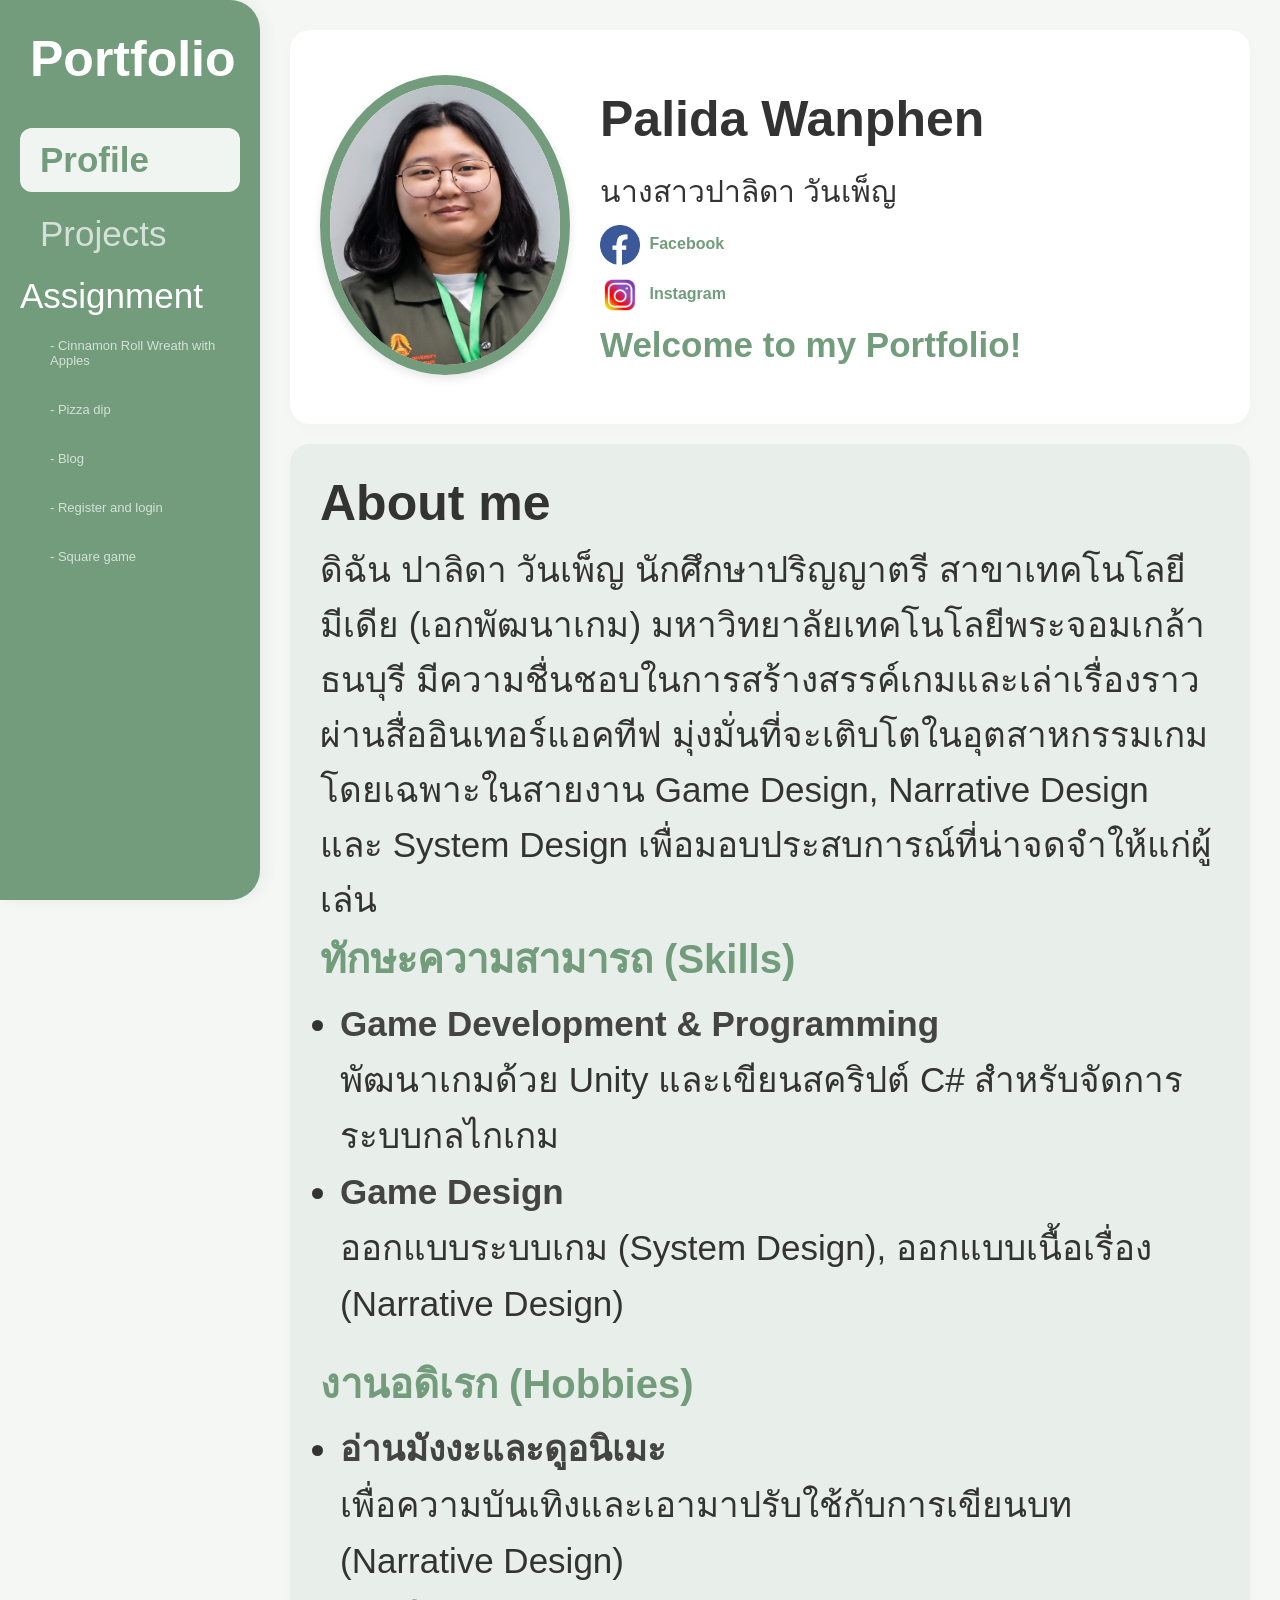
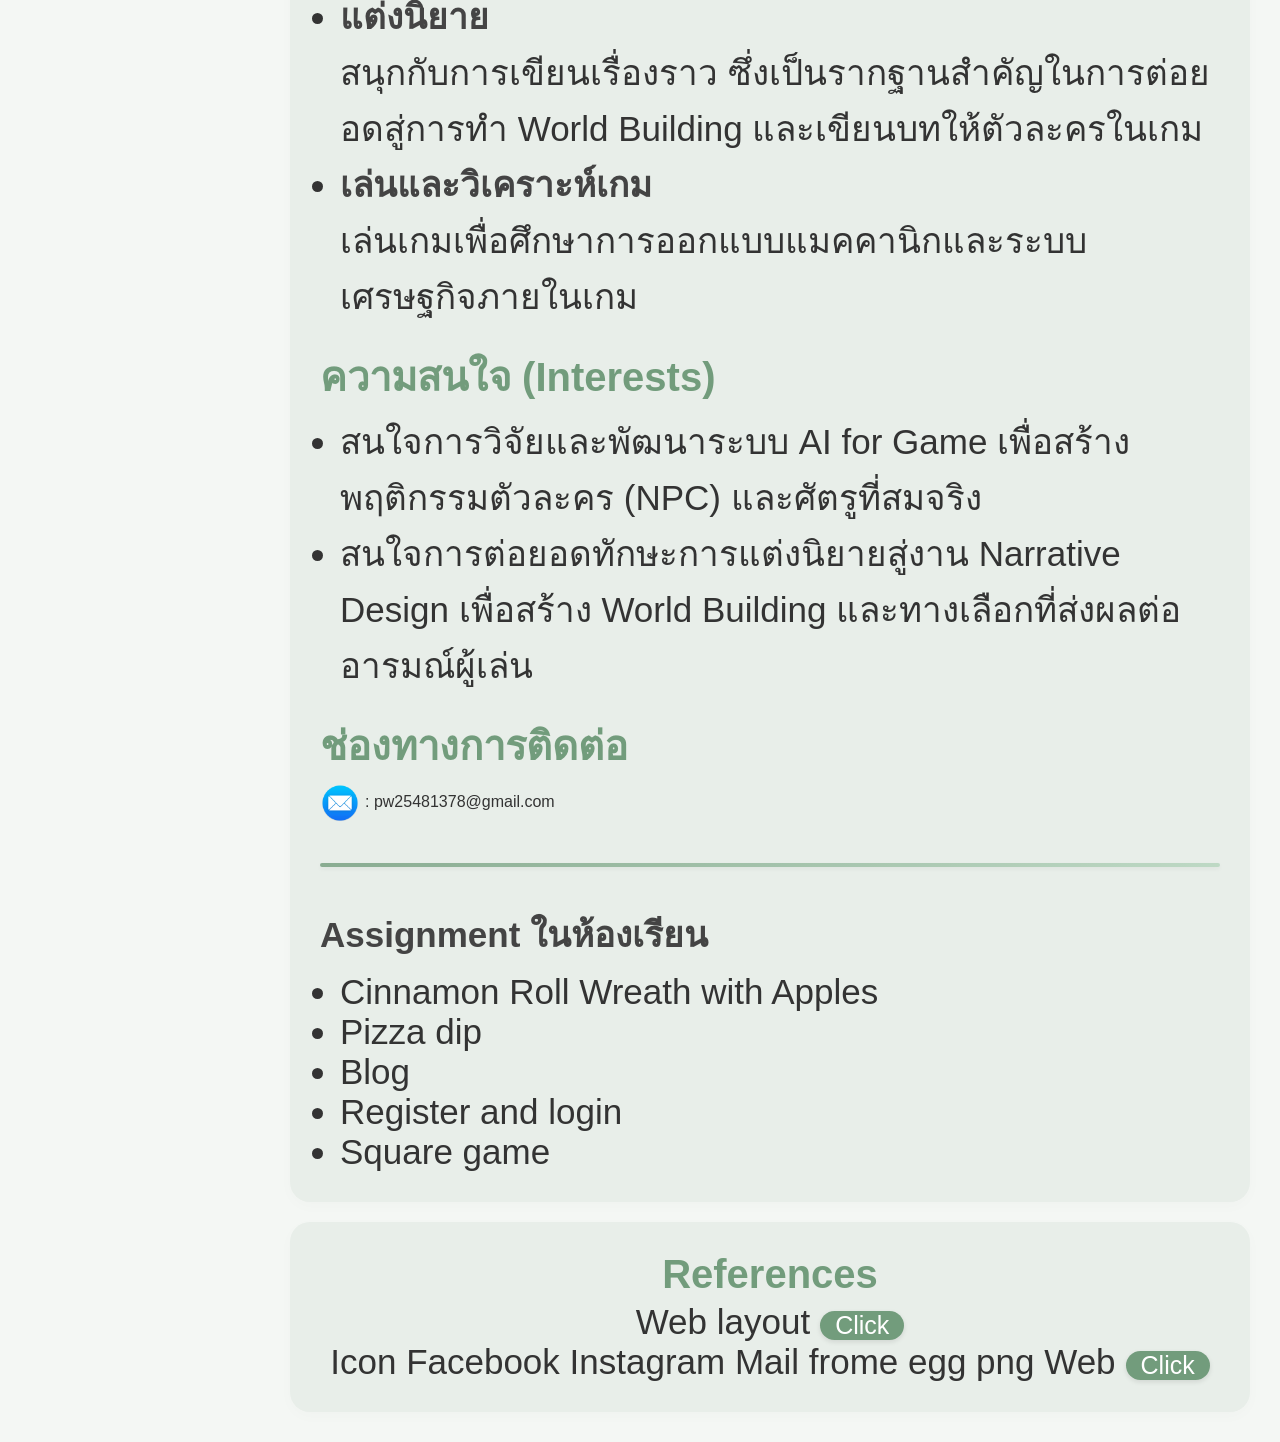
<file: index.html>
<!DOCTYPE html>
<html>
<head>
    <meta charset='utf-8'>
    <meta http-equiv='X-UA-Compatible' content='IE=edge'>
    <title>Portfolio_PalidaWanphen</title>
    <meta name='viewport' content='width=device-width, initial-scale=1'>
    <link rel='stylesheet' type='text/css' media='screen' href='main.css'>
    <script src='main.js'></script>
</head>
<body>
    <div class="layout-container">
        <aside class="sidebar">
            <div class="sidebar-header">
                <h2 class="title">Portfolio</h2>
            </div>
            <div class="sidebar-menu">
                <ul id="sidebar-ul">
                    <li class="active"><a href="index.html">Profile</a></li>
                    <li><a href="project.html">Projects</a></li>
                    <li class="menu-heading">Assignment</li>
                </ul>
            </div>
        </aside>

        <div class="content-wrapper">
            <header class="top-bar card">
                <div class="top-left">
                    <img id="Profile" src="Pic/Photo.jpeg" alt="Palida Wanphen">
                </div>
                <div class="top-right" id="top-right-content">
                    <div class="name-row">
                        <h1>Palida Wanphen</h1>
                        <p id="thname">นางสาวปาลิดา วันเพ็ญ</p>
                        <a class="social-link" href="https://www.facebook.com/yuki.niko.165">
                            <img class="logo" src="Pic/facebookLogo.png" alt="Facebook"> Facebook
                        </a>
                        <a class="social-link" href="https://www.instagram.com/yuki.niko.165/">
                            <img class="logo" src="Pic/igLogo.png" alt="Instagram"> Instagram
                        </a>
                    </div>
                </div>
            </header>

            <main class="main-content card" id="main-content">
                <h1>About me</h1>
                <p>
                ดิฉัน ปาลิดา วันเพ็ญ นักศึกษาปริญญาตรี สาขาเทคโนโลยีมีเดีย (เอกพัฒนาเกม) มหาวิทยาลัยเทคโนโลยีพระจอมเกล้าธนบุรี มีความชื่นชอบในการสร้างสรรค์เกมและเล่าเรื่องราวผ่านสื่ออินเทอร์แอคทีฟ มุ่งมั่นที่จะเติบโตในอุตสาหกรรมเกม โดยเฉพาะในสายงาน Game Design, Narrative Design และ System Design เพื่อมอบประสบการณ์ที่น่าจดจำให้แก่ผู้เล่น
                </p>
                
                <h2>ทักษะความสามารถ (Skills)</h2>
                <ul style="margin-left: 20px; margin-bottom: 20px; line-height: 1.6;">
                    <li><h3>Game Development & Programming</h3><p>พัฒนาเกมด้วย Unity และเขียนสคริปต์ C# สำหรับจัดการระบบกลไกเกม</p></li>
                    <li><h3>Game Design</h3><p>ออกแบบระบบเกม (System Design), ออกแบบเนื้อเรื่อง (Narrative Design)</p></li>
                </ul>

                <h2>งานอดิเรก (Hobbies)</h2>
                <ul style="margin-left: 20px; margin-bottom: 20px; line-height: 1.6;">
                    <li><h3>อ่านมังงะและดูอนิเมะ</h3><p>เพื่อความบันเทิงและเอามาปรับใช้กับการเขียนบท (Narrative Design)</p></li>
                    <li><h3>แต่งนิยาย</h3><p>สนุกกับการเขียนเรื่องราว ซึ่งเป็นรากฐานสำคัญในการต่อยอดสู่การทำ World Building และเขียนบทให้ตัวละครในเกม</p></li>
                    <li><h3>เล่นและวิเคราะห์เกม</h3><p>เล่นเกมเพื่อศึกษาการออกแบบแมคคานิกและระบบเศรษฐกิจภายในเกม</p></li>
                </ul>

                <h2>ความสนใจ (Interests)</h2>
                <ul style="margin-left: 20px; margin-bottom: 20px; line-height: 1.6;">
                    <li><p>สนใจการวิจัยและพัฒนาระบบ AI for Game เพื่อสร้างพฤติกรรมตัวละคร (NPC) และศัตรูที่สมจริง</p></li>
                    <li><p>สนใจการต่อยอดทักษะการแต่งนิยายสู่งาน Narrative Design เพื่อสร้าง World Building และทางเลือกที่ส่งผลต่ออารมณ์ผู้เล่น</p></li>
                </ul>

                <h2>ช่องทางการติดต่อ</h2>
                <a><img class="logo" src="Pic/mail.png" alt="Mail">: pw25481378@gmail.com</a>
                <hr>
                <div id="assignment-area"></div>
            </main>

            <footer class="footer card">
                <h2>References</h2>
                <p>Web layout<a class="ref" href="https://nordactu.fr/dashboard-ux-ui/">Click</a></p>
                <p>Icon Facebook Instagram Mail frome egg png Web<a class="ref" href="https://www.pngegg.com/">Click</a></p>
            </footer>
        </div>
    </div>
</body>
</html>
</file>
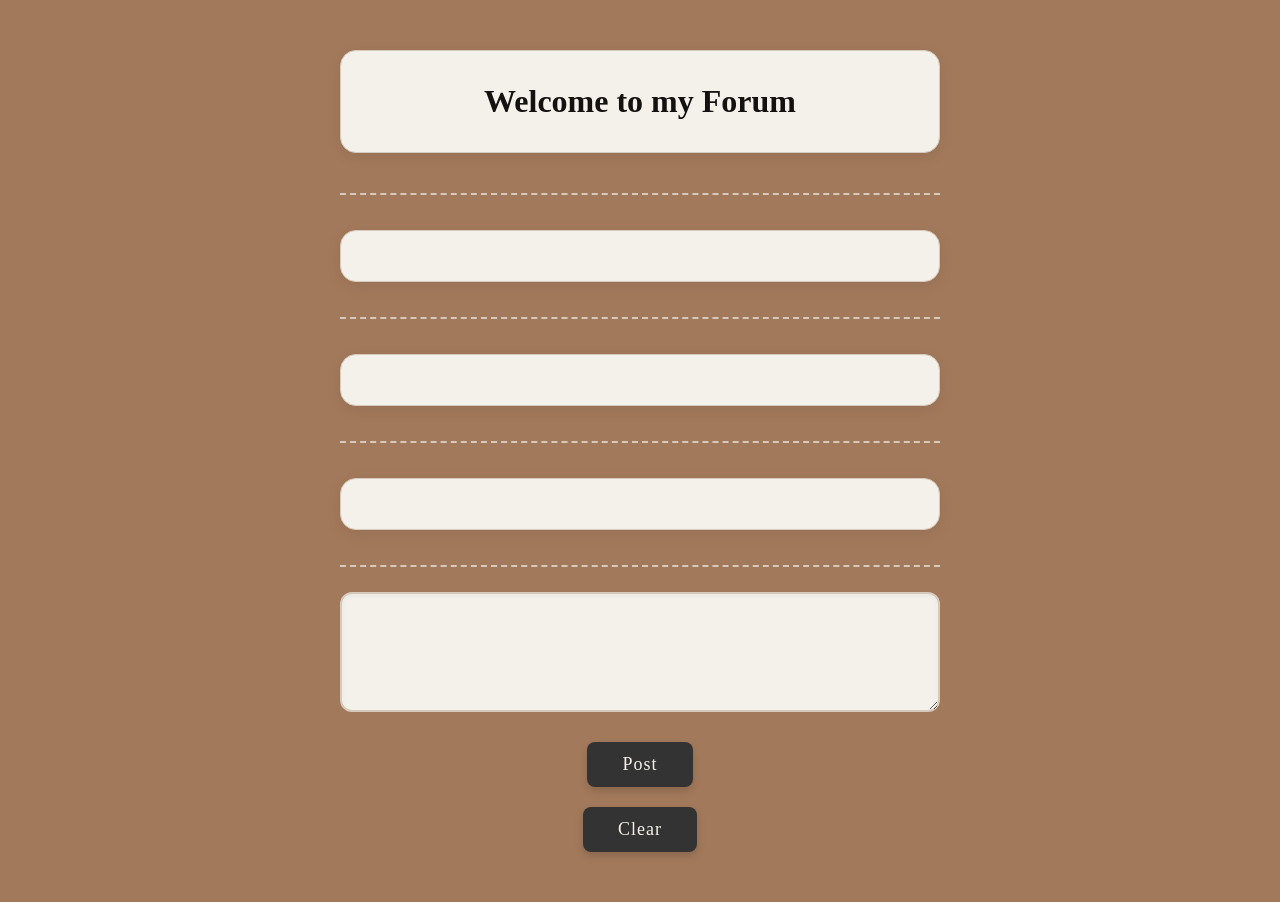
<file: Assignment/assignment5/index.html>
<!DOCTYPE html>
<html>
<head>
	<meta charset='utf-8'>
	<meta http-equiv='X-UA-Compatible' content='IE=edge'>
	<title>Blogger</title>
	<meta name='viewport' content='width=device-width, initial-scale=1'>
	<link rel='stylesheet' type='text/css' media='screen' href='main.css'>
	<script src='main.js'></script>
</head>
<body>
	<h1 id="top"></h1>
	<hr>
	<div id="topic"></div>
	<hr>
	<div id="reply1"></div>
	<hr>
	<div id="reply2"></div>
	<hr>
	<textarea name="message" id="message"></textarea> 
	<br/>
	<button type="button">Post</button>
	<button type="button">Clear</button>
	
</body>
</html>
</file>
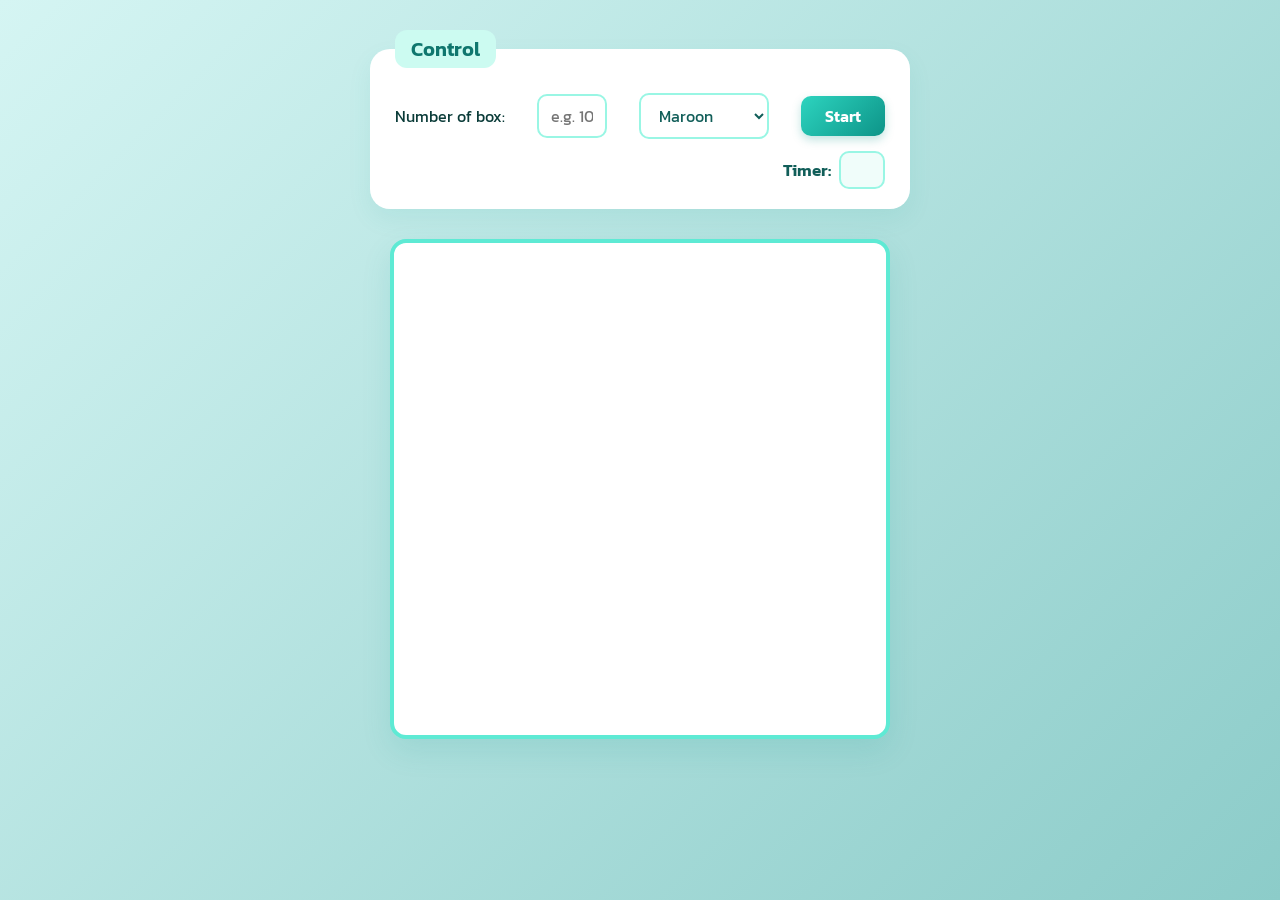
<file: Assignment/assignment7/index.html>
<!DOCTYPE html>
<html lang="en">
	<head>
		<meta charset="UTF-8">
		<meta name="viewport" content="width=device-width, initial-scale=1.0">
		<title>Square game</title>
		<script type="text/javascript" src="game.js"></script>
		<link rel="stylesheet" type="text/css" href="game.css">
	</head>
	<body>
		<!-- these codes were adapted from https://courses.cs.washington.edu/courses/cse154/17sp/lecture/more-dom/code/squares.html  -->

		<fieldset>
			<legend>Control</legend>
			<label for="numbox">Number of box: </label>
			<input type="text" name="numbox" id="numbox" placeholder="e.g. 10">
			<select name="color" id="color">
				<option value="maroon">Maroon</option>
				<option value="lightgreen">Lightgreen</option>
				<option value="magenta">Magenta</option>
			</select>
			<button id="start">Start</button>
			<div id="timerClock"> Timer:
				<div id="clock"></div>
			</div>
		</fieldset>

		<div id="container">
			<div id="layer"></div>
		</div>
	
	</body>
</html>
</file>
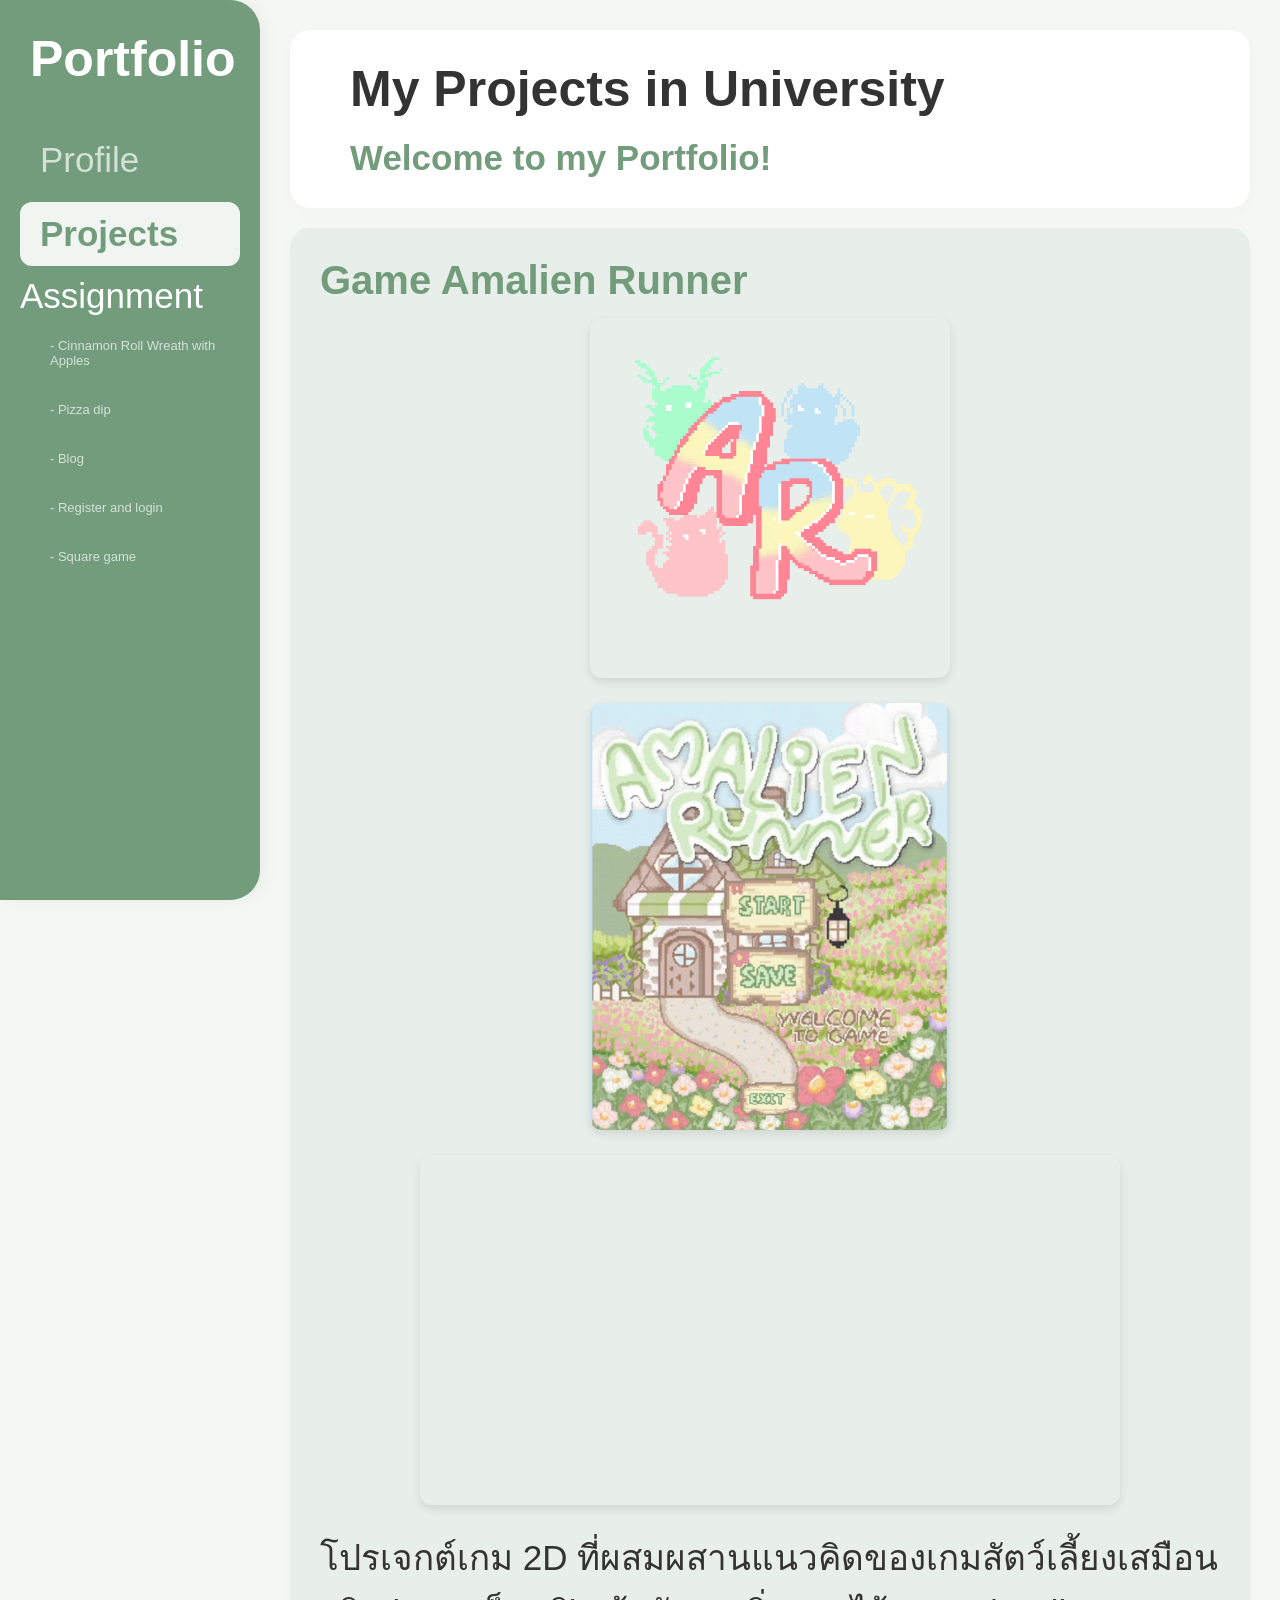
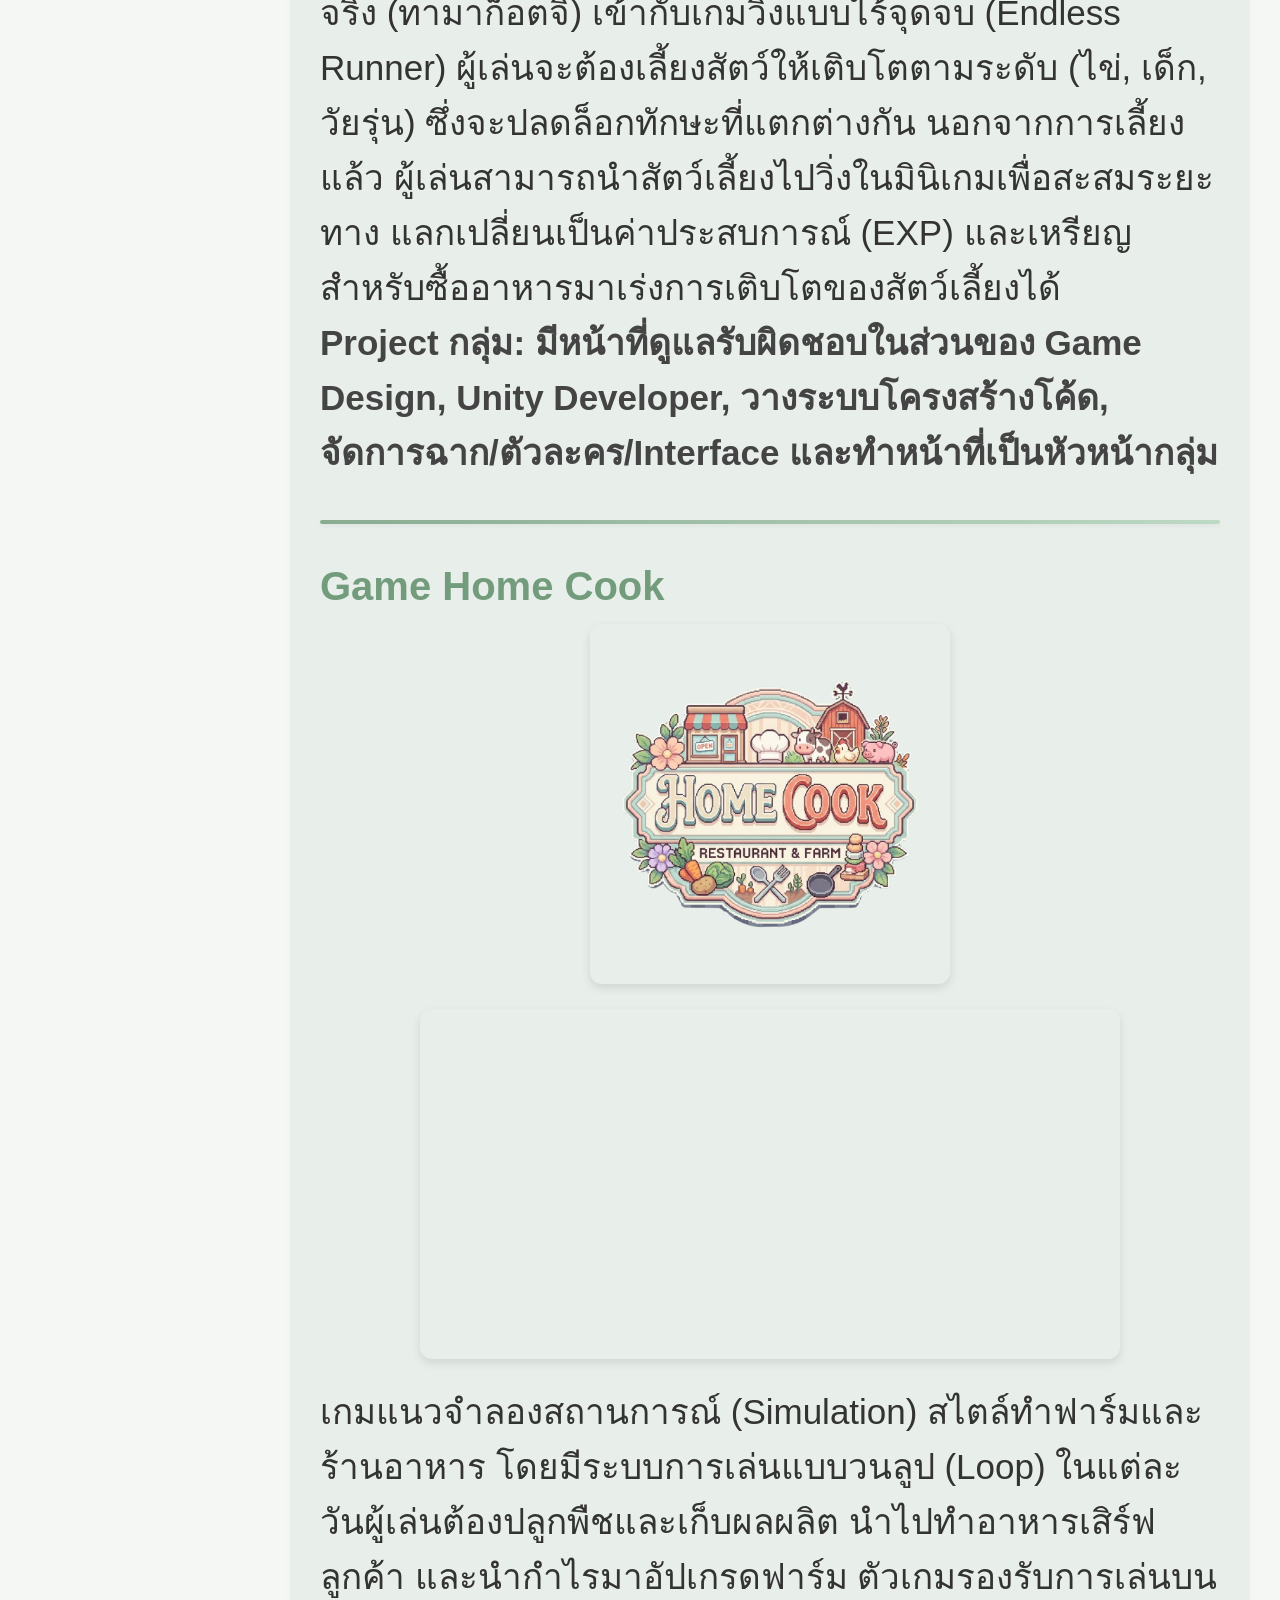
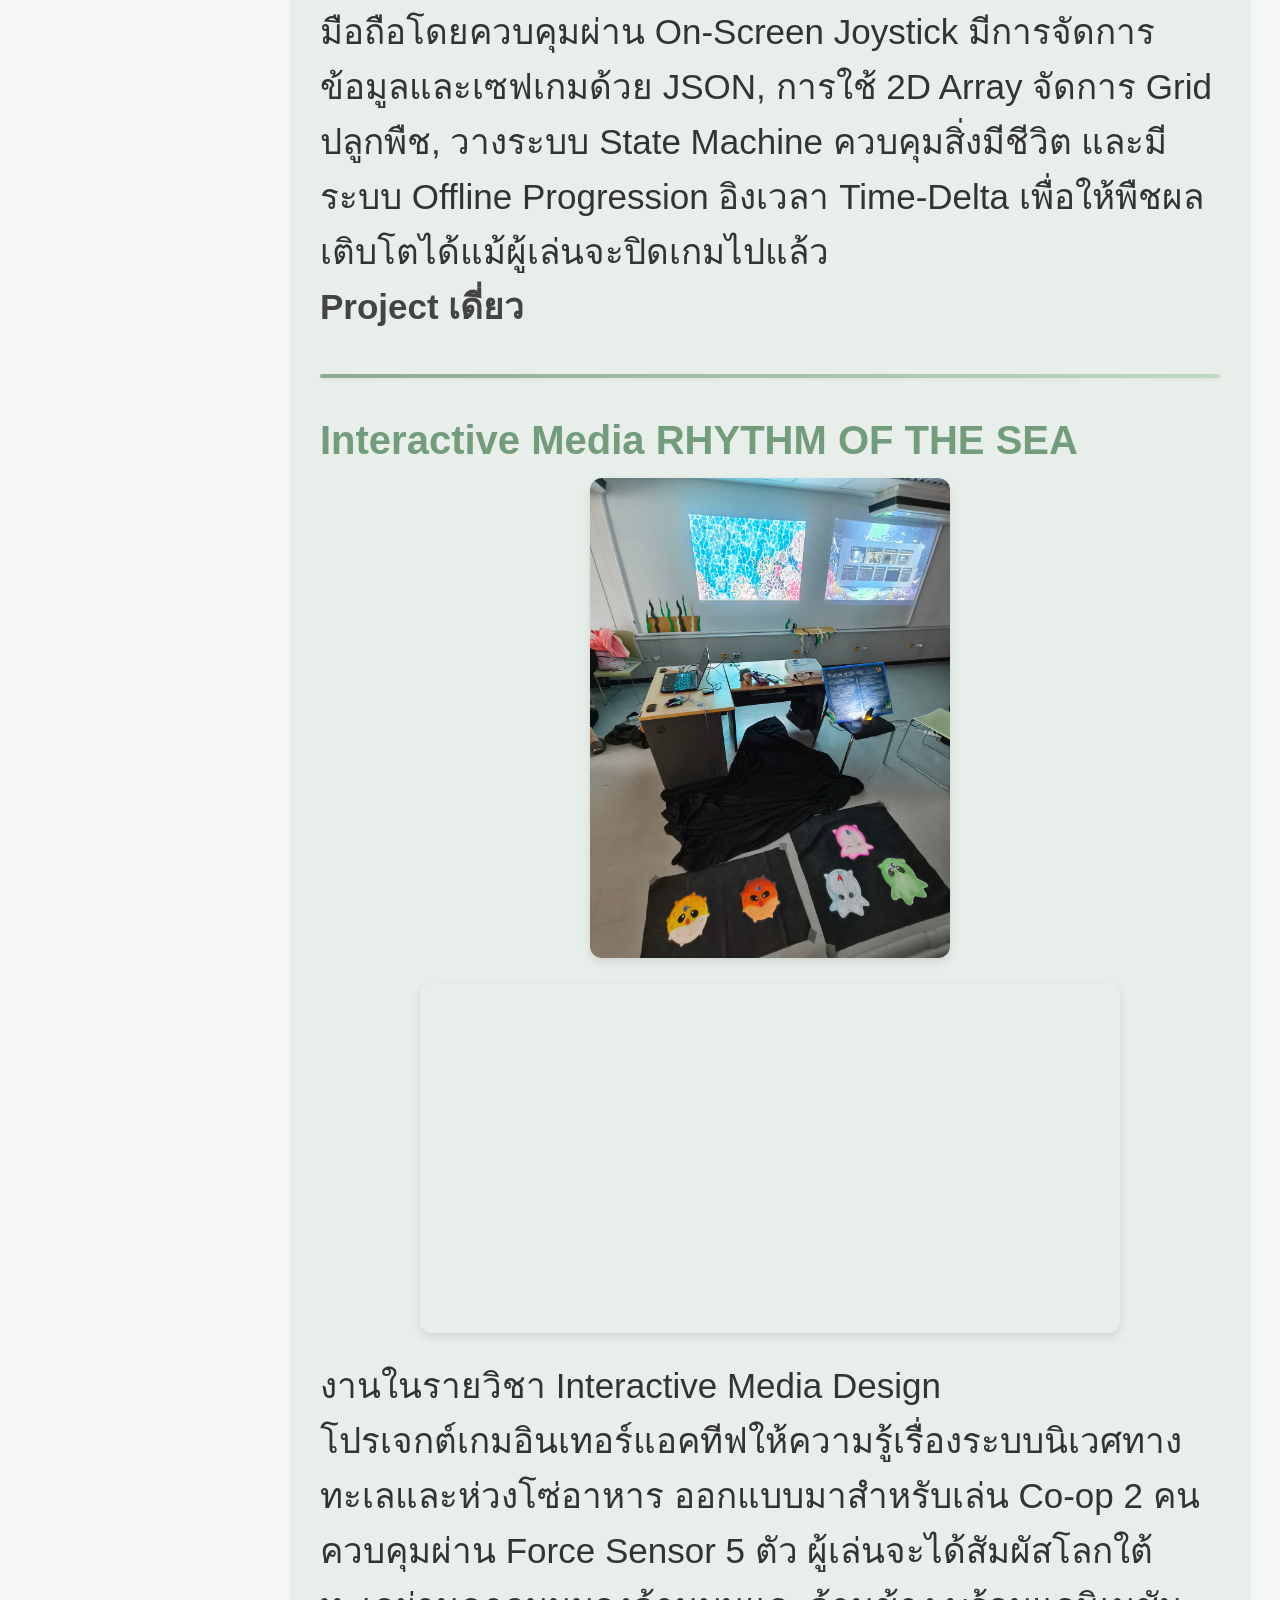
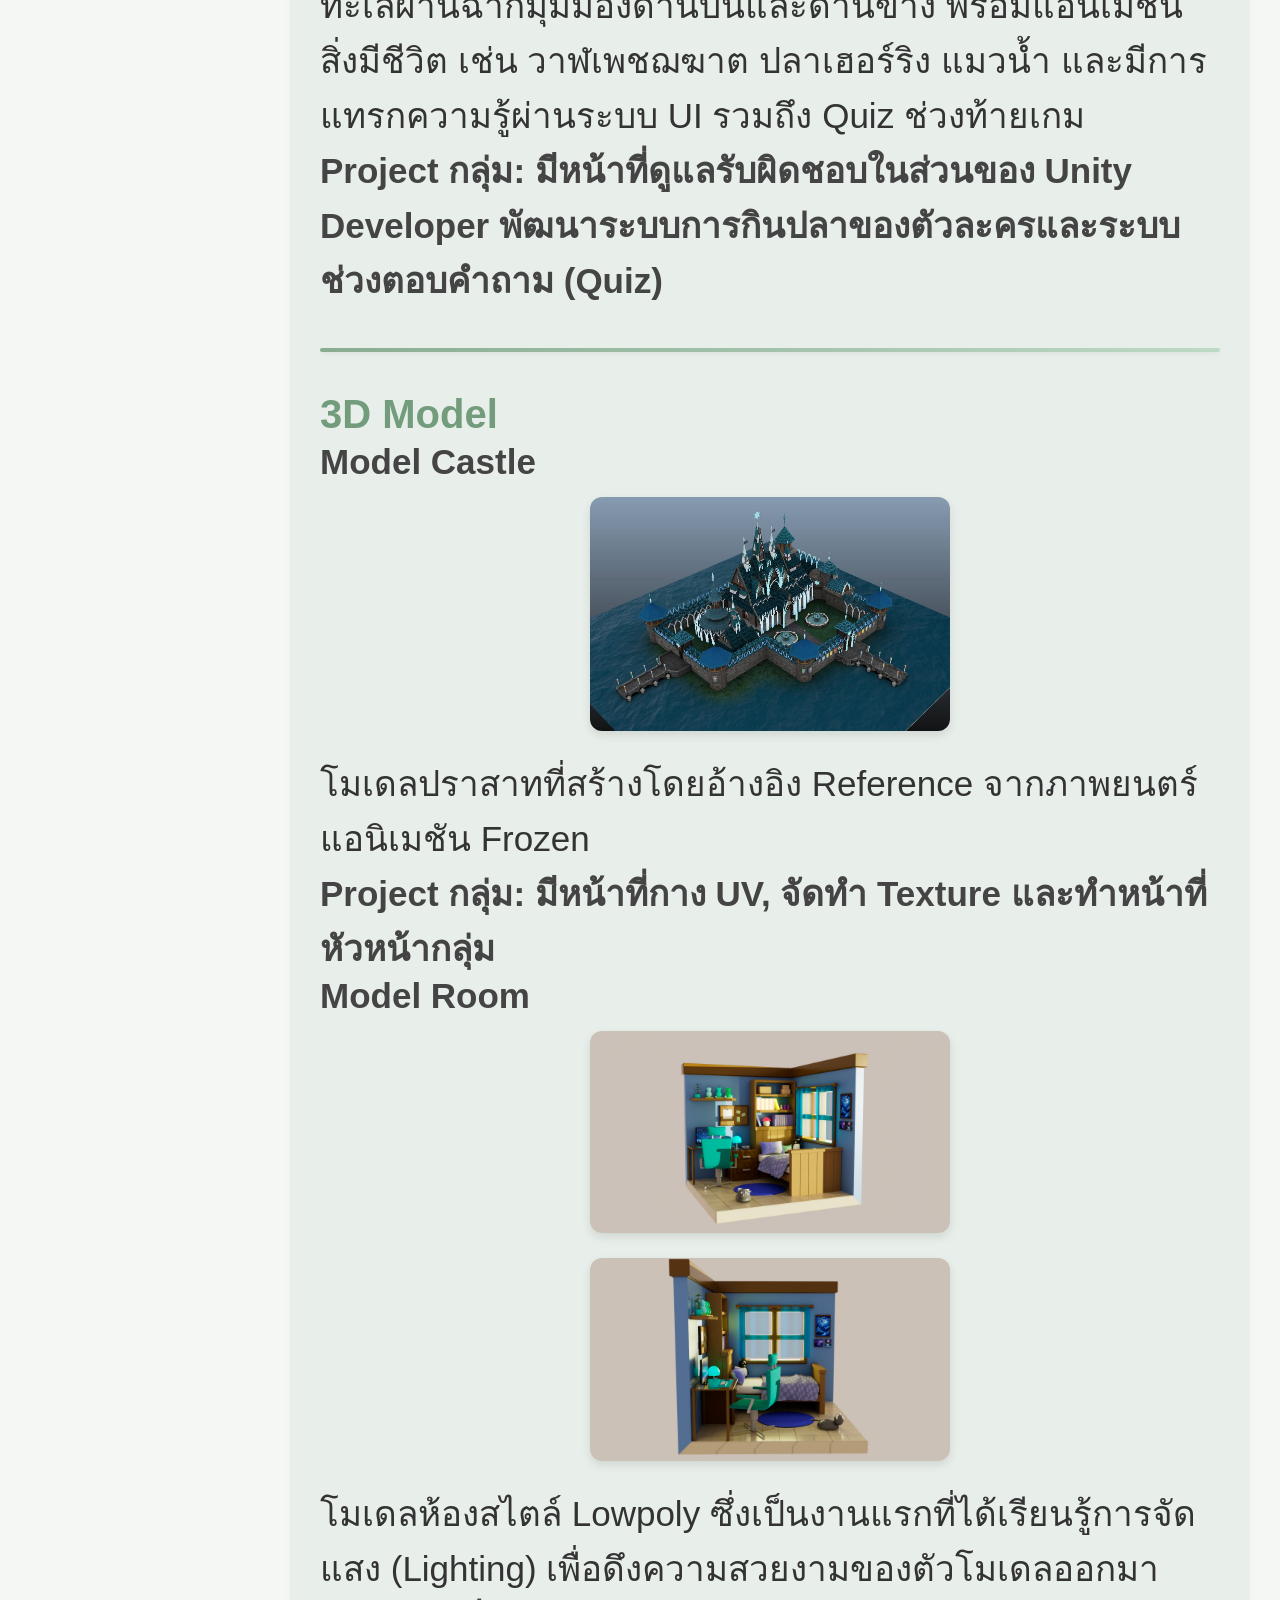
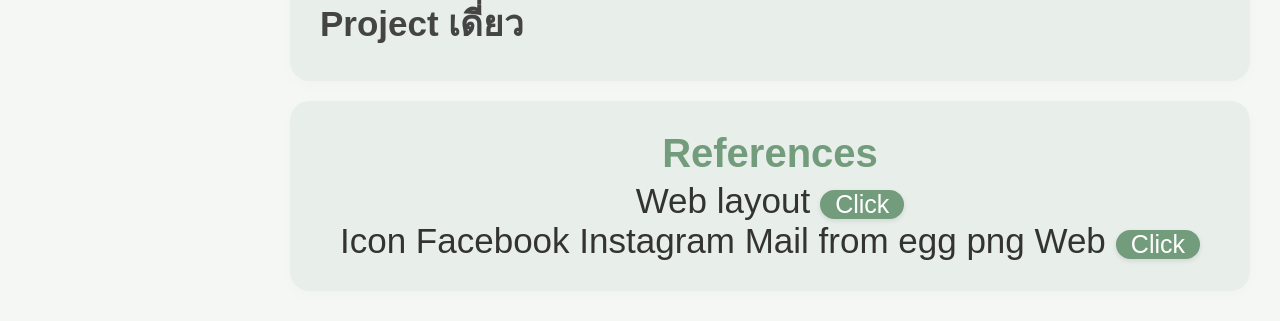
<file: project.html>
<!DOCTYPE html>
<html>
<head>
    <meta charset='utf-8'>
    <meta http-equiv='X-UA-Compatible' content='IE=edge'>
    <title>Projects</title>
    <meta name='viewport' content='width=device-width, initial-scale=1'>
    <link rel='stylesheet' type='text/css' media='screen' href='main.css'>
    <script src='main.js'></script>
</head>
<body>
    <div class="layout-container">
        <aside class="sidebar">
            <div class="sidebar-header">
                <h2 class="title">Portfolio</h2>
            </div>
            <div class="sidebar-menu">
                <ul id="sidebar-ul">
                    <li><a href="index.html">Profile</a></li>
                    <li class="active"><a href="project.html">Projects</a></li>
                    <li class="menu-heading">Assignment</li>
                </ul>
            </div>
        </aside>

        <div class="content-wrapper">
            <header class="top-bar card">
                <div class="top-left">
                </div>
                <div class="top-right" id="top-right-content">
                    <h1>My Projects in University</h1>
                </div>
            </header>

            <main class="main-content card" id="main-content">
                <h2>Game Amalien Runner</h2>
                <img class="image" src="Pic/Logo.png" alt="MDT211 logo">
                <img class="image" src="Pic/ARHome.png" alt="AR Home">
                <iframe width="560" height="315" src="https://www.youtube.com/embed/vhA9LmafW-g?si=cqwHV8ZD83AkUxAq" title="AR Gameplay" frameborder="0" allow="accelerometer; autoplay; clipboard-write; encrypted-media; gyroscope; picture-in-picture; web-share" referrerpolicy="strict-origin-when-cross-origin" allowfullscreen></iframe>
                <p>โปรเจกต์เกม 2D ที่ผสมผสานแนวคิดของเกมสัตว์เลี้ยงเสมือนจริง (ทามาก็อตจิ) เข้ากับเกมวิ่งแบบไร้จุดจบ (Endless Runner) ผู้เล่นจะต้องเลี้ยงสัตว์ให้เติบโตตามระดับ (ไข่, เด็ก, วัยรุ่น) ซึ่งจะปลดล็อกทักษะที่แตกต่างกัน นอกจากการเลี้ยงแล้ว ผู้เล่นสามารถนำสัตว์เลี้ยงไปวิ่งในมินิเกมเพื่อสะสมระยะทาง แลกเปลี่ยนเป็นค่าประสบการณ์ (EXP) และเหรียญสำหรับซื้ออาหารมาเร่งการเติบโตของสัตว์เลี้ยงได้
                </p>
                <h3>Project กลุ่ม: มีหน้าที่ดูแลรับผิดชอบในส่วนของ Game Design, Unity Developer, วางระบบโครงสร้างโค้ด, จัดการฉาก/ตัวละคร/Interface และทำหน้าที่เป็นหัวหน้ากลุ่ม</h3>
                <hr>

                <h2>Game Home Cook</h2>
                <img class="image" src="Pic/HomeCook.png" alt="Home Cook">
                <iframe width="560" height="315" src="https://www.youtube.com/embed/ZwdBIVURpUs?si=MPbguPRdlz7CyCi2" title="HomeCook Gameplay" frameborder="0" allow="accelerometer; autoplay; clipboard-write; encrypted-media; gyroscope; picture-in-picture; web-share" referrerpolicy="strict-origin-when-cross-origin" allowfullscreen></iframe>
                <p>เกมแนวจำลองสถานการณ์ (Simulation) สไตล์ทำฟาร์มและร้านอาหาร โดยมีระบบการเล่นแบบวนลูป (Loop) ในแต่ละวันผู้เล่นต้องปลูกพืชและเก็บผลผลิต นำไปทำอาหารเสิร์ฟลูกค้า และนำกำไรมาอัปเกรดฟาร์ม ตัวเกมรองรับการเล่นบนมือถือโดยควบคุมผ่าน On-Screen Joystick มีการจัดการข้อมูลและเซฟเกมด้วย JSON, การใช้ 2D Array จัดการ Grid ปลูกพืช, วางระบบ State Machine ควบคุมสิ่งมีชีวิต และมีระบบ Offline Progression อิงเวลา Time-Delta เพื่อให้พืชผลเติบโตได้แม้ผู้เล่นจะปิดเกมไปแล้ว
                </p>
                <h3>Project เดี่ยว</h3>
                <hr>

                <h2>Interactive Media RHYTHM OF THE SEA</h2>
                <img src="Pic/102.jpg" alt="MDT102 project" class="image">
                <iframe width="560" height="315" src="https://www.youtube.com/embed/IOL1nooMHqE?si=H_eLIYBwFgTLAGUg" title="RHYTHM OF THE SEA Presentation" frameborder="0" allow="accelerometer; autoplay; clipboard-write; encrypted-media; gyroscope; picture-in-picture; web-share" referrerpolicy="strict-origin-when-cross-origin" allowfullscreen></iframe>
                <p>งานในรายวิชา Interactive Media Design</p>
                <p>โปรเจกต์เกมอินเทอร์แอคทีฟให้ความรู้เรื่องระบบนิเวศทางทะเลและห่วงโซ่อาหาร ออกแบบมาสำหรับเล่น Co-op 2 คน ควบคุมผ่าน Force Sensor 5 ตัว ผู้เล่นจะได้สัมผัสโลกใต้ทะเลผ่านฉากมุมมองด้านบนและด้านข้าง พร้อมแอนิเมชันสิ่งมีชีวิต เช่น วาฬเพชฌฆาต ปลาเฮอร์ริง แมวน้ำ และมีการแทรกความรู้ผ่านระบบ UI รวมถึง Quiz ช่วงท้ายเกม
                </p>
                <h3>Project กลุ่ม: มีหน้าที่ดูแลรับผิดชอบในส่วนของ Unity Developer พัฒนาระบบการกินปลาของตัวละครและระบบช่วงตอบคำถาม (Quiz)</h3>
                <hr>

                <h2>3D Model</h2>
                <h3>Model Castle</h3>
                <img class="image" src="Pic/Castle.jpg" alt="Castle">
                <p>โมเดลปราสาทที่สร้างโดยอ้างอิง Reference จากภาพยนตร์แอนิเมชัน Frozen</p>
                <h3>Project กลุ่ม: มีหน้าที่กาง UV, จัดทำ Texture และทำหน้าที่หัวหน้ากลุ่ม</h3>
                
                <h3>Model Room</h3>
                <img class="image" src="Pic/Room1.jpg" alt="Room 1">
                <img class="image" src="Pic/Room2.jpg" alt="Room 2">
                <p>โมเดลห้องสไตล์ Lowpoly ซึ่งเป็นงานแรกที่ได้เรียนรู้การจัดแสง (Lighting) เพื่อดึงความสวยงามของตัวโมเดลออกมา</p>
                <h3>Project เดี่ยว</h3>
            </main>

            <footer class="footer card">
                <h2>References</h2>
                <p>Web layout<a class="ref" href="https://nordactu.fr/dashboard-ux-ui/">Click</a></p>
                <p>Icon Facebook Instagram Mail from egg png Web<a class="ref" href="https://www.pngegg.com/">Click</a></p>
            </footer>
        </div>
    </div>
</body>
</html>
</file>
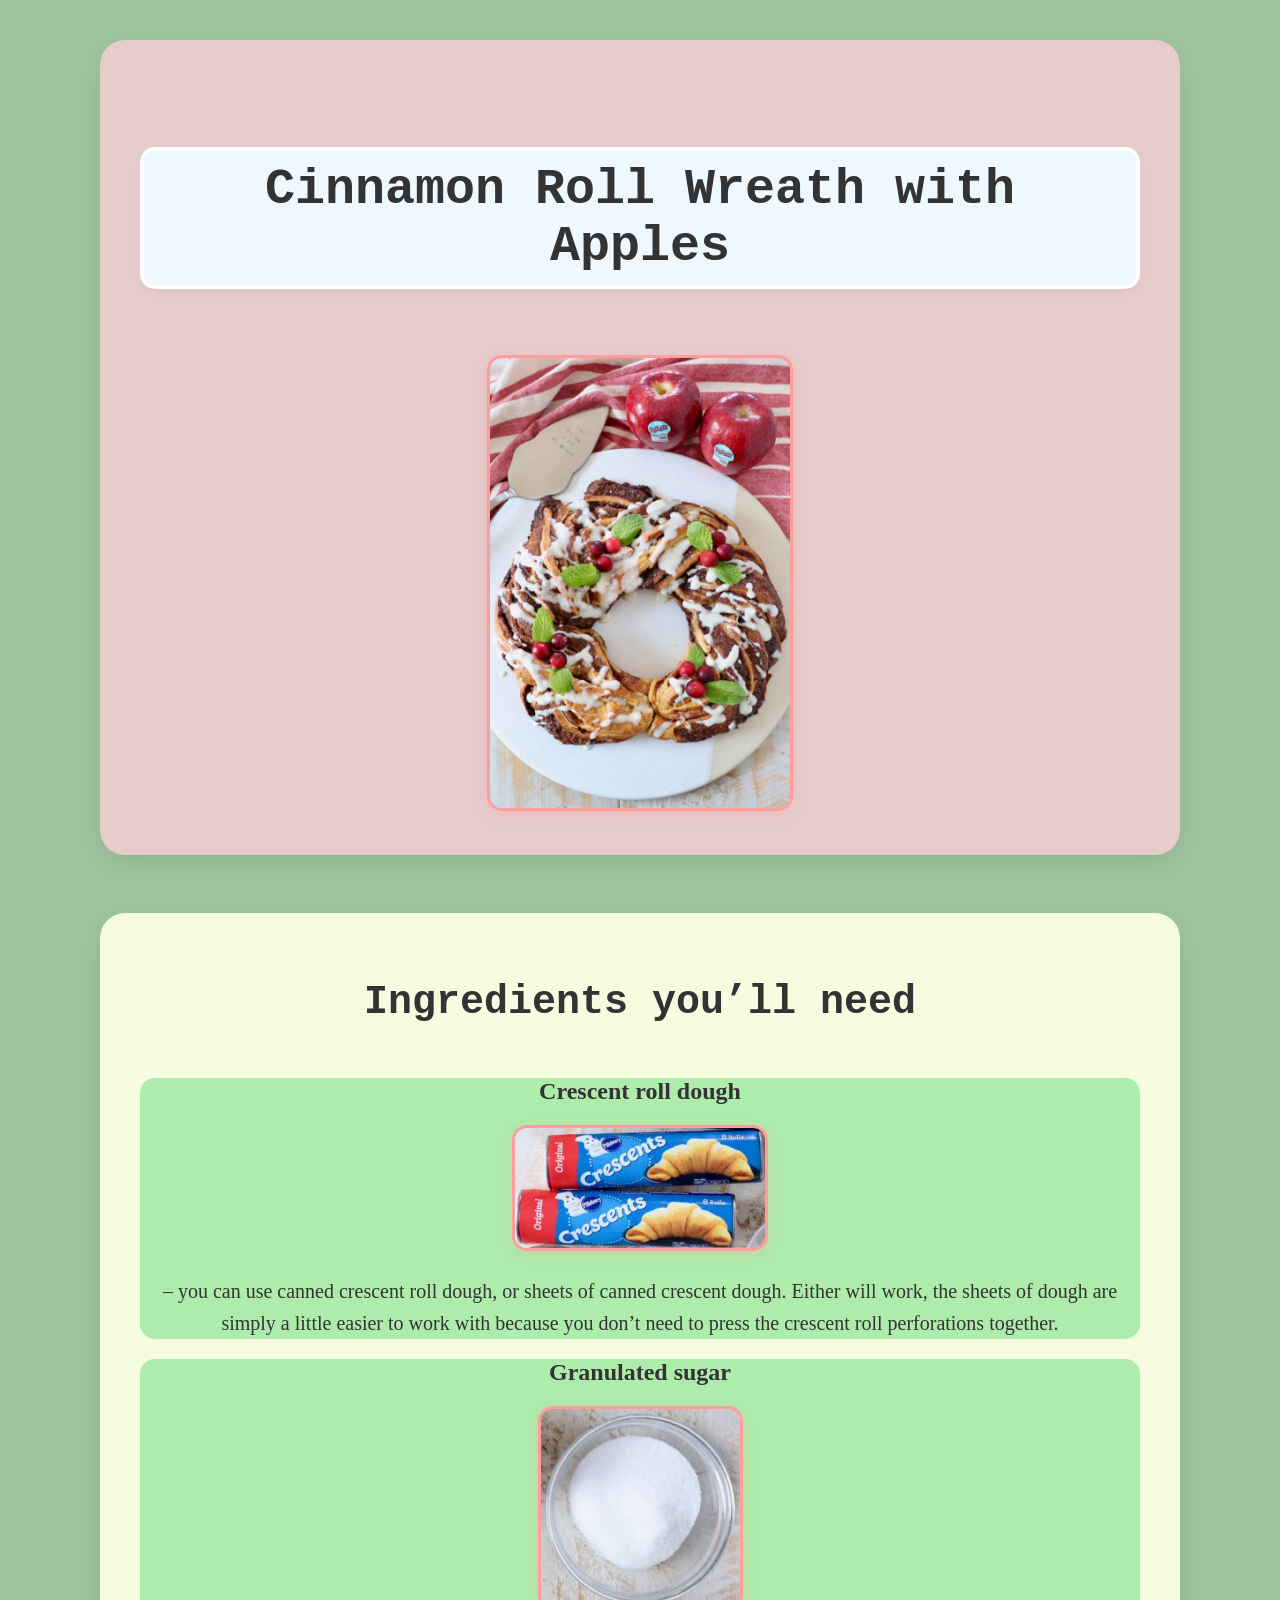
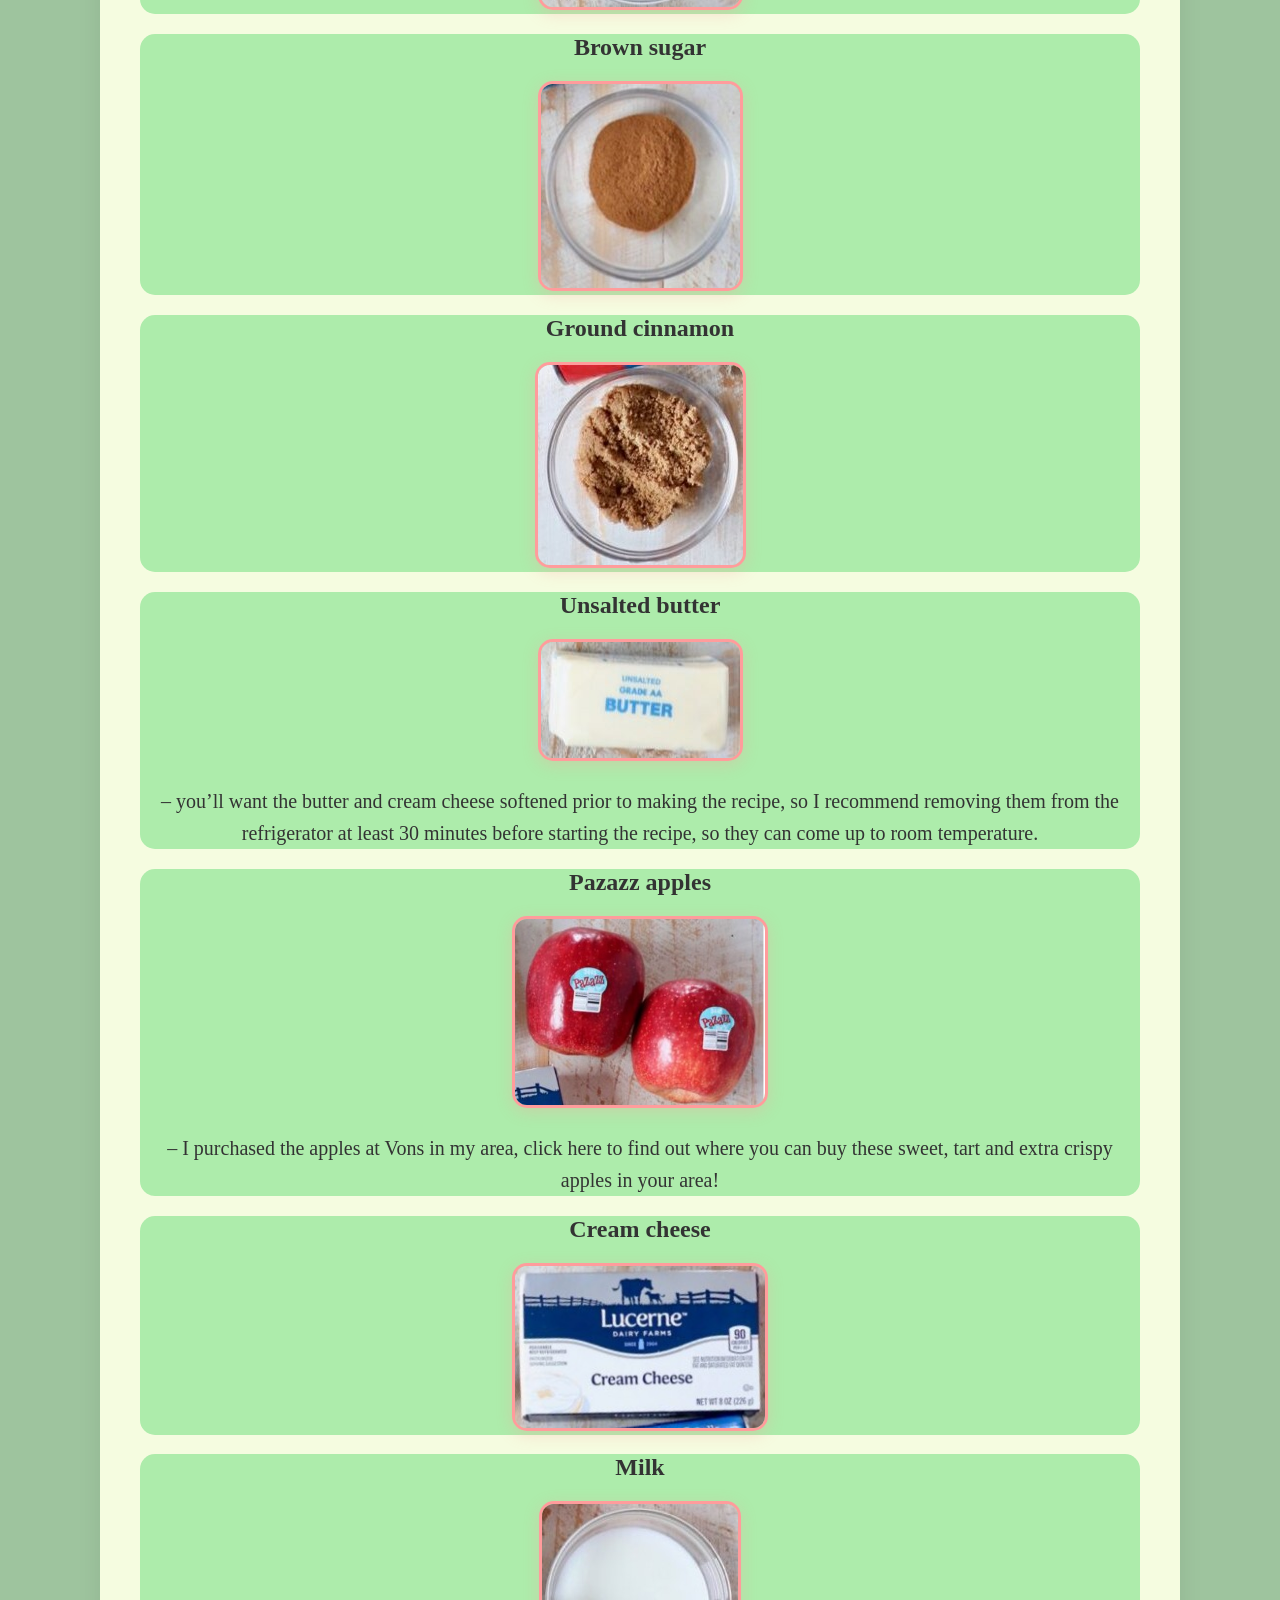
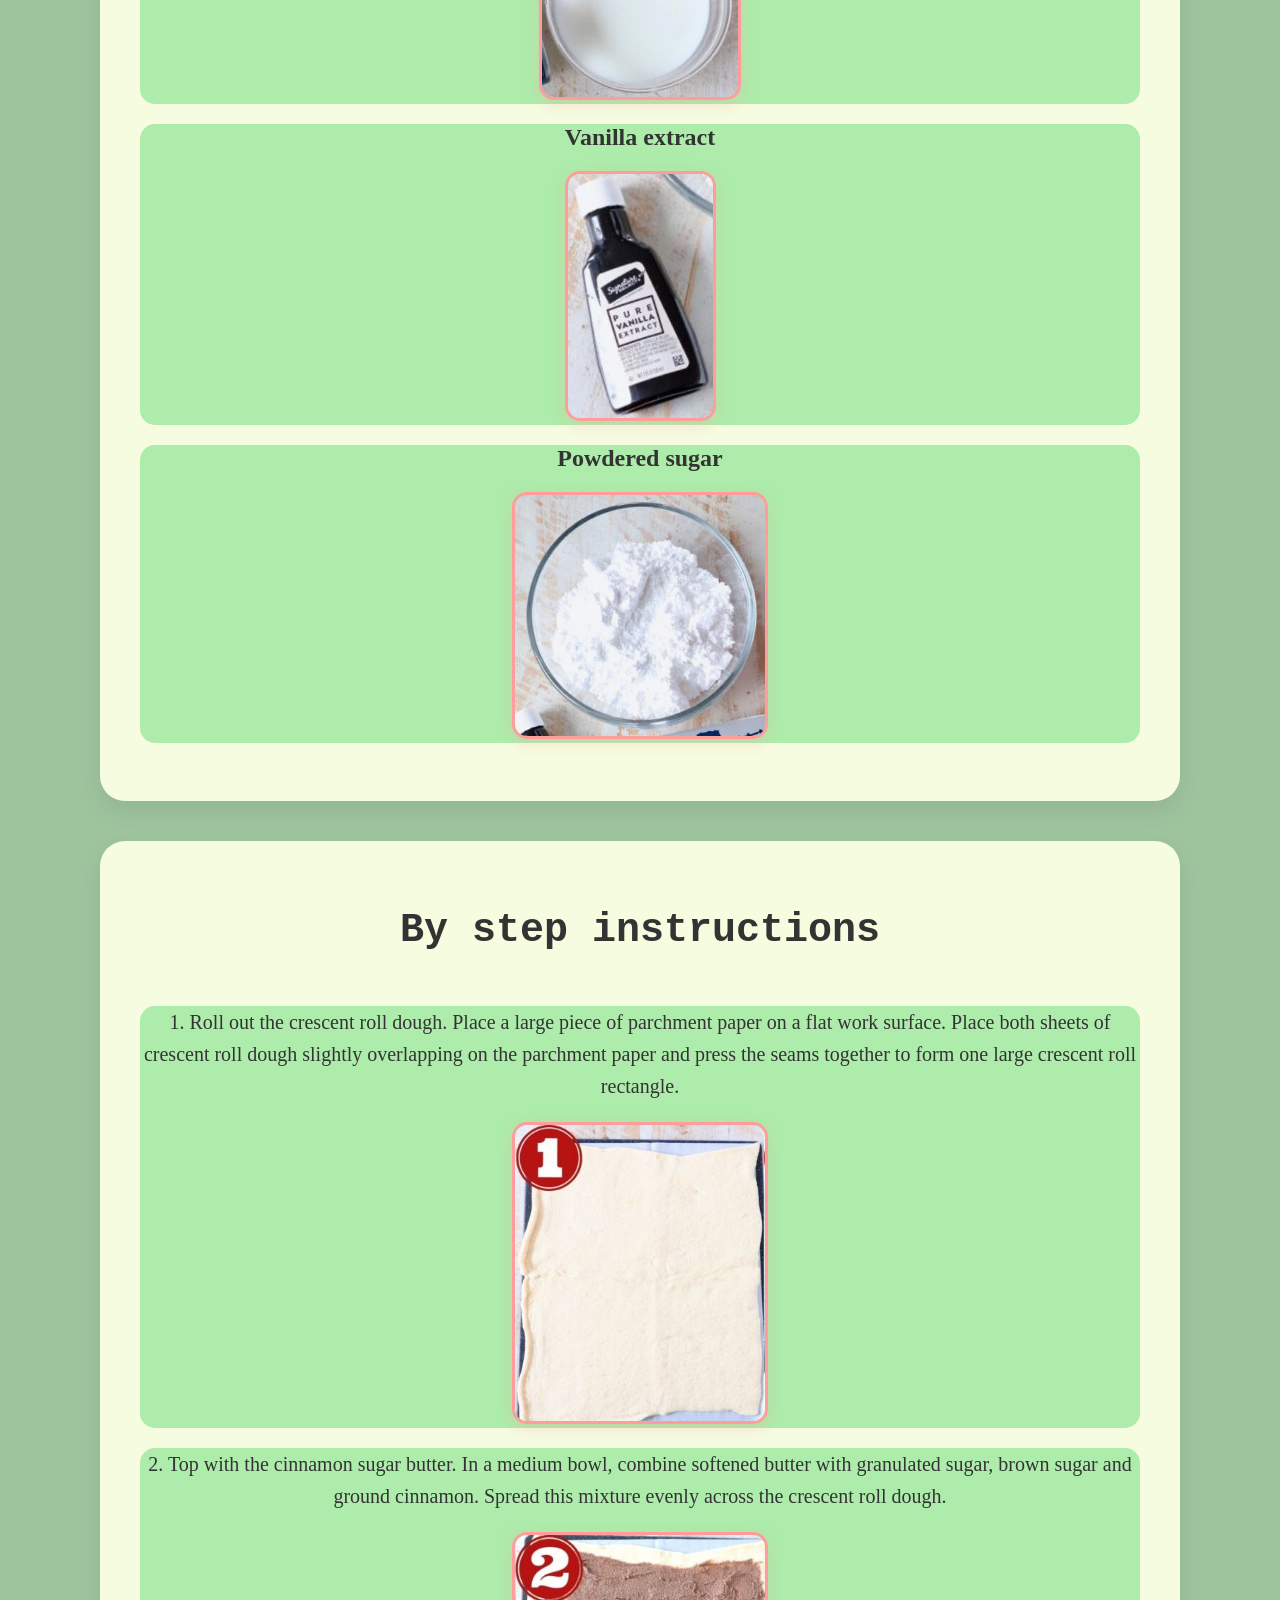
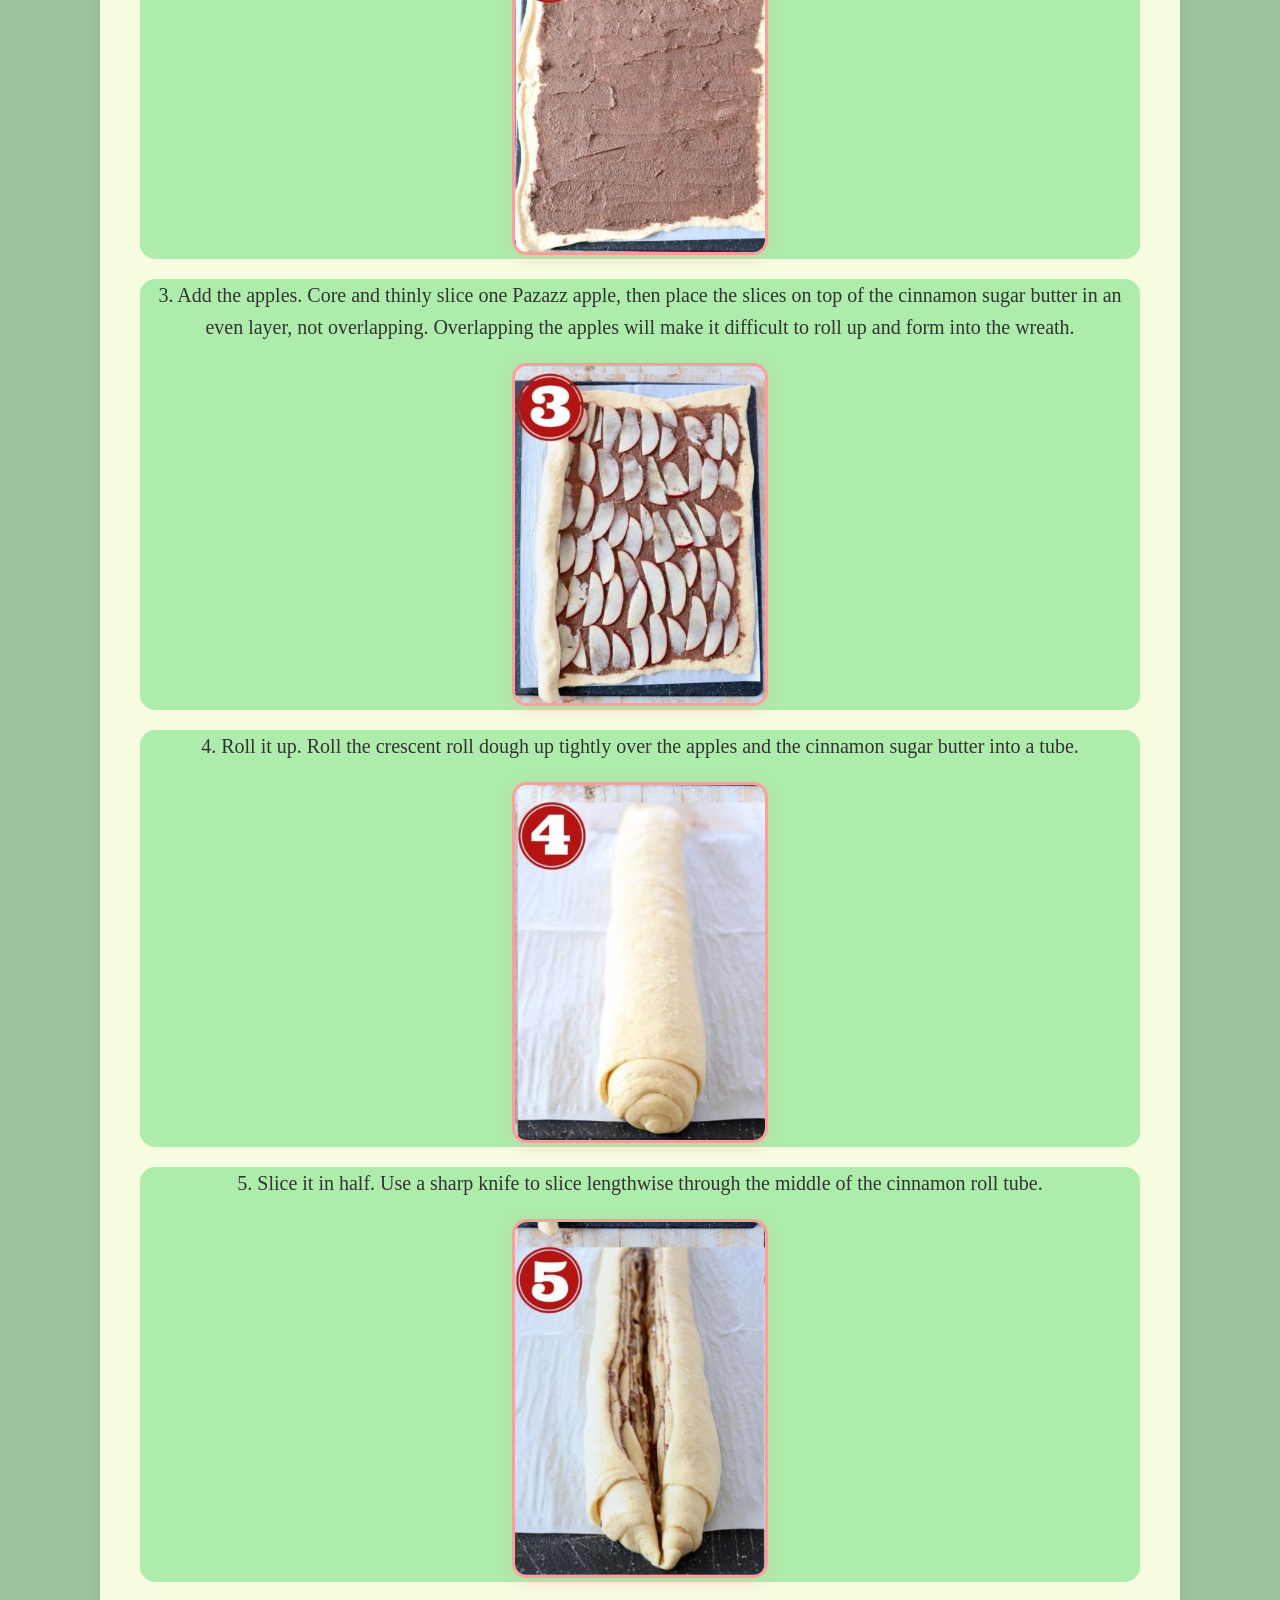
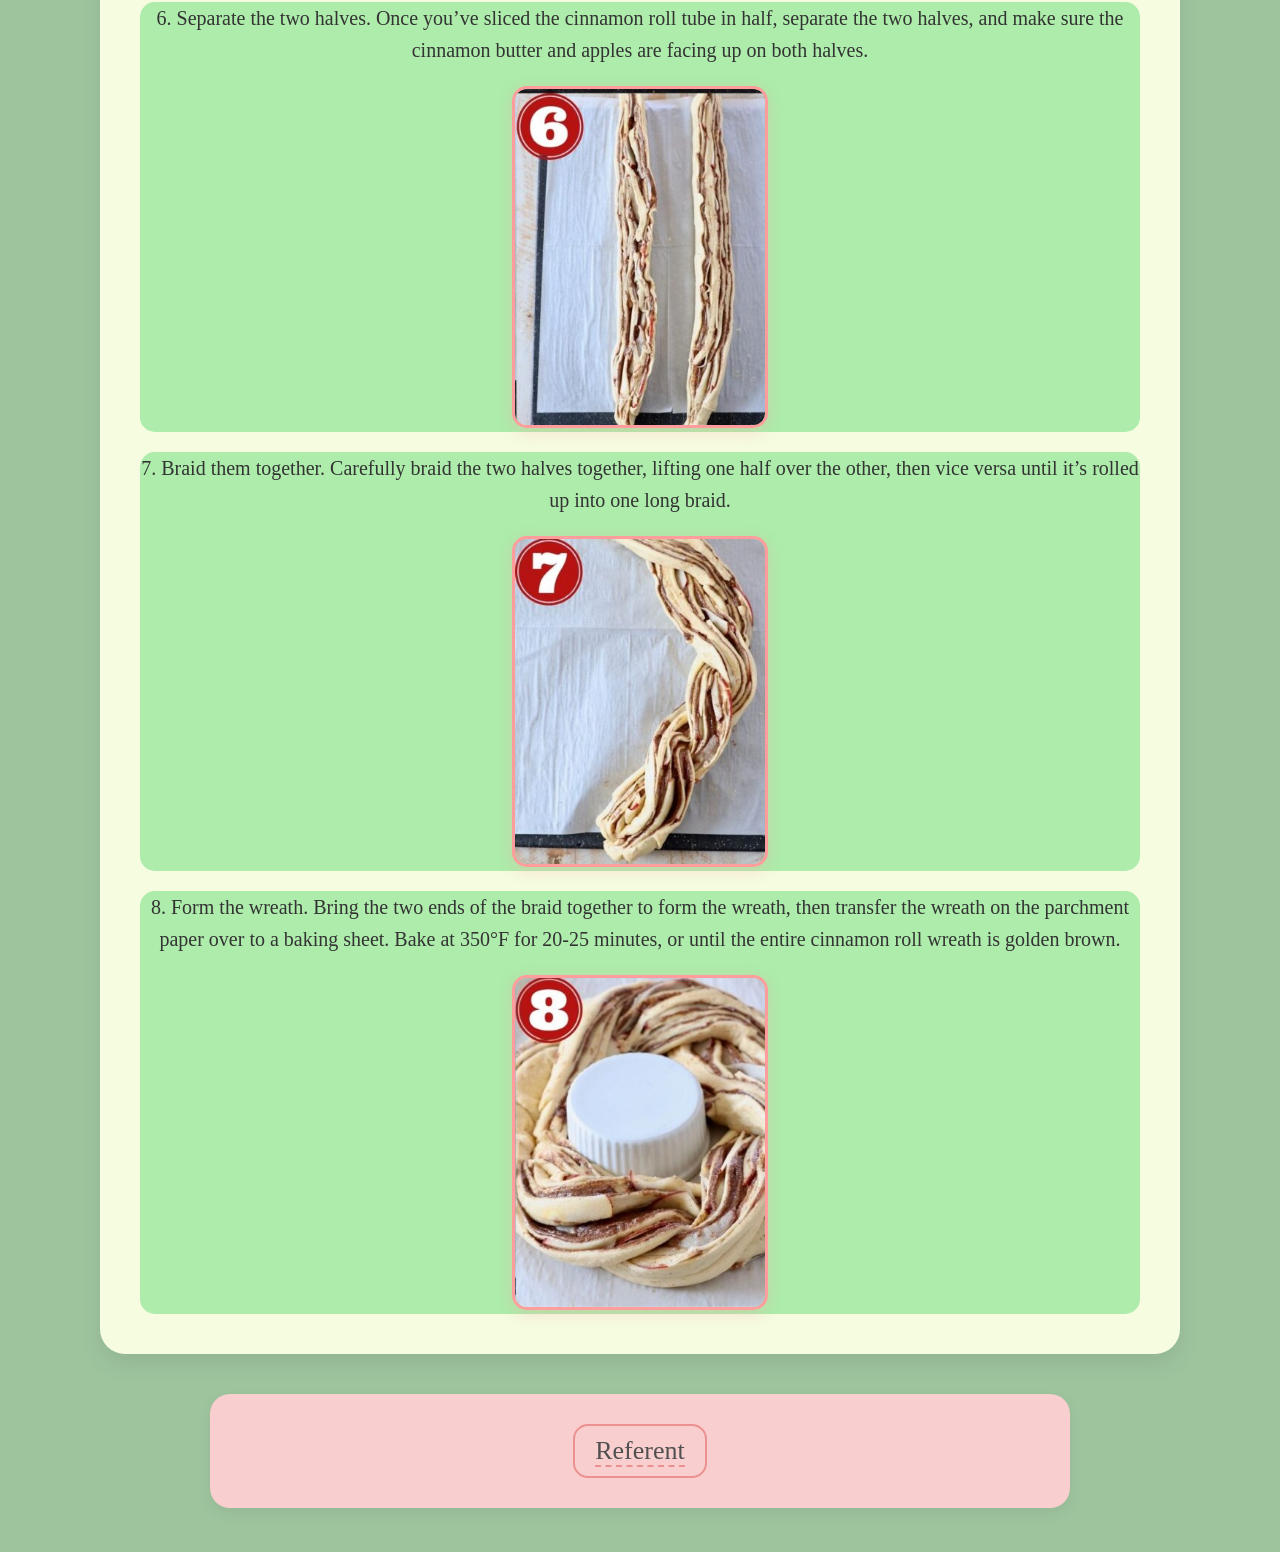
<file: Assignment/assignment-3/recipe.html>
<!DOCTYPE html>
<html>
<head>
	<meta charset='utf-8'>
	<meta http-equiv='X-UA-Compatible' content='IE=edge'>
	<title>Cinnamon Roll Wreath with Apples</title>
	<meta name='viewport' content='width=device-width, initial-scale=1'>
	<link rel='stylesheet' type='text/css' media='screen' href='main.css'>

</head>
<body>
	<div class="layour_header">
		<h4 >
	Cinnamon Roll Wreath with Apples
		</h4>
		<img id="cinnamon_roll" src="pic/cinnamon-5.jpeg" alt="Cinnamon Roll">
	</div>
	<br>
	<div class="layour">
	<h1>Ingredients you’ll need</h1>
	<br>
	<div class="parent">
		<div class="display">
		<h2>Crescent roll dough</h2>
		<img src="pic/roll.jpeg" alt="Crescent Roll dough">
		<p>– you can use canned crescent roll dough, or 
		sheets of canned crescent dough. Either will work, the sheets of dough are simply a little easier to work with because you don’t need to press the crescent roll perforations together.
		</p>
		</div>

		<div class="display">
		<h2>Granulated sugar</h2>
		<img src="pic/sugar.jpeg" alt="Granulated sugar">
		</div>
		
		<div class="display">
		<h2>Brown sugar</h2>
		<img src="pic/Bsugar.jpeg" alt="Brown sugar">
		</div>

		<div class="display">
		<h2>Ground cinnamon</h2>
		<img src="pic/cinnamon.jpeg" alt="Ground cinnamon">
		</div>

		<div class="display">
		<h2>Unsalted butter</h2>
		<img src="pic/butter.jpeg" alt="Unsalted butter">
		<p>– you’ll want the butter and cream cheese softened prior to making the recipe, so I recommend removing them from the refrigerator at least 30 minutes before starting the recipe, so they can come up to room temperature.
		</p>
		</div>

		<div class="display">
		<h2>Pazazz apples</h2>
		<img src="pic/apple.jpeg" accesskey="Pazazz apples"> 
		<p>– I purchased the apples at Vons in my area, click here to find out where you can buy these sweet, tart and extra crispy apples in your area!
		</p>
		</div>

		<div class="display">
		<h2>Cream cheese</h2>
		<img src="pic/creemcheese.jpeg" alt="Cream cheese">
		</div>

		<div class="display">
		<h2>Milk</h2>
		<img src="pic/milk.jpeg" alt="Milk">
		</div>
		
		<div class="display">
		<h2>Vanilla extract</h2>
		<img src="pic/vanila.jpeg" alt="Vanilla extract">
		</div>
		
		<div class="display">
		<h2>Powdered sugar</h2>
		<img src="pic/flour.jpeg" alt="Powdered sugar">
		</div>
	</div>
	<br>
	</div>

	<div class="layour">
	<h1> By step instructions </h1>	
	<br>
	<div class="parent">
		<div class="display">
	<p>1. Roll out the crescent roll dough. Place a large piece of parchment paper on a flat work surface. Place both sheets of crescent roll dough slightly overlapping on the parchment paper and press the seams together to form one large crescent roll rectangle.</p>
		<img src="pic/step1.jpeg" alt="Step1">
</div>

	<div class="display">
	<p>2. Top with the cinnamon sugar butter. In a medium bowl, combine softened butter with granulated sugar, brown sugar and ground cinnamon. Spread this mixture evenly across the crescent roll dough.</p>
<img src="pic/step2.jpeg" alt="Step2">	
</div>

	<div class="display">
	<p>3. Add the apples. Core and thinly slice one Pazazz apple, then place the slices on top of the cinnamon sugar butter in an even layer, not overlapping. Overlapping the apples will make it difficult to roll up and form into the wreath.</p>
<img src="pic/step3.jpeg" alt="Step3">	
</div>

	<div class="display">
	<p>4. Roll it up. Roll the crescent roll dough up tightly over the apples and the cinnamon sugar butter into a tube.</p>
	<img src="pic/step4.jpeg" alt="Step4">
</div>

	<div class="display">
	<p>5. Slice it in half. Use a sharp knife to slice lengthwise through the middle of the cinnamon roll tube.</p>
	<img src="pic/step5.jpeg" alt="Step5">
</div>

	<div class="display">
	<p>6. Separate the two halves. Once you’ve sliced the cinnamon roll tube in half, separate the two halves, and make sure the cinnamon butter and apples are facing up on both halves.</p>
	<img src="pic/step6.jpeg" alt="Step6">
</div>

	<div class="display">
	<p>7. Braid them together. Carefully braid the two halves together, lifting one half over the other, then vice versa until it’s rolled up into one long braid.</p>
	<img src="pic/step7.jpeg" alt="Step7">	
</div>

	<div class="display">
	<p>8. Form the wreath. Bring the two ends of the braid together to form the wreath, then transfer the wreath on the parchment paper over to a baking sheet. Bake at 350°F for 20-25 minutes, or until the entire cinnamon roll wreath is golden brown.</p>
<img src="pic/step8.jpeg" alt="Step8">	
</div>	
</div>
	</div>

	<div class="layour-src">
		<div class="ref">
	<a href="https://whitneybond.com/cinnamon-roll-wreath/">Referent</a>
</div>
	</div>	
</body>
</html>
</file>
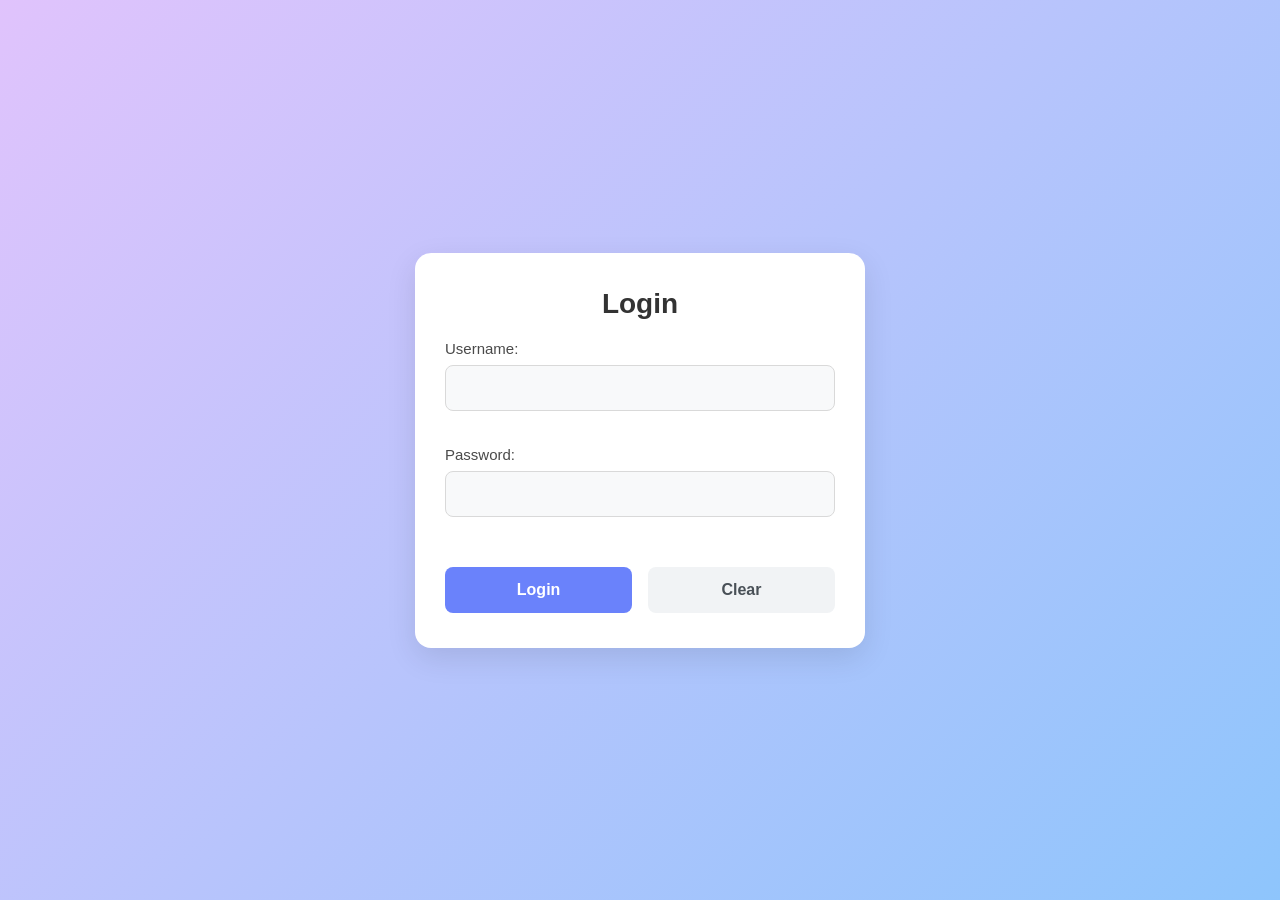
<file: Assignment/assignment-6/login.html>
<!DOCTYPE html>
<html>
	<head>
		<meta charset="UTF-8">
		<title>Login</title>
		<script type="text/javascript" src="login.js"></script>
		<link rel="stylesheet" href="main.css">
	</head>
	<body>
		<form name="myLogin" id = "myLogin">
			<fieldset>
				<legend>Login</legend>
				Username: 
				<input type="text" name="username" id="username" required>
				<br>
				Password: 
				<input type="password" name="password" required>
				<br>
				<input type="submit" value="Login" id="loginBtn">
				<input type="reset" value="Clear" id="clearBtn">

			</fieldset>
			

		</form>
		
	</body>
</html>
</file>
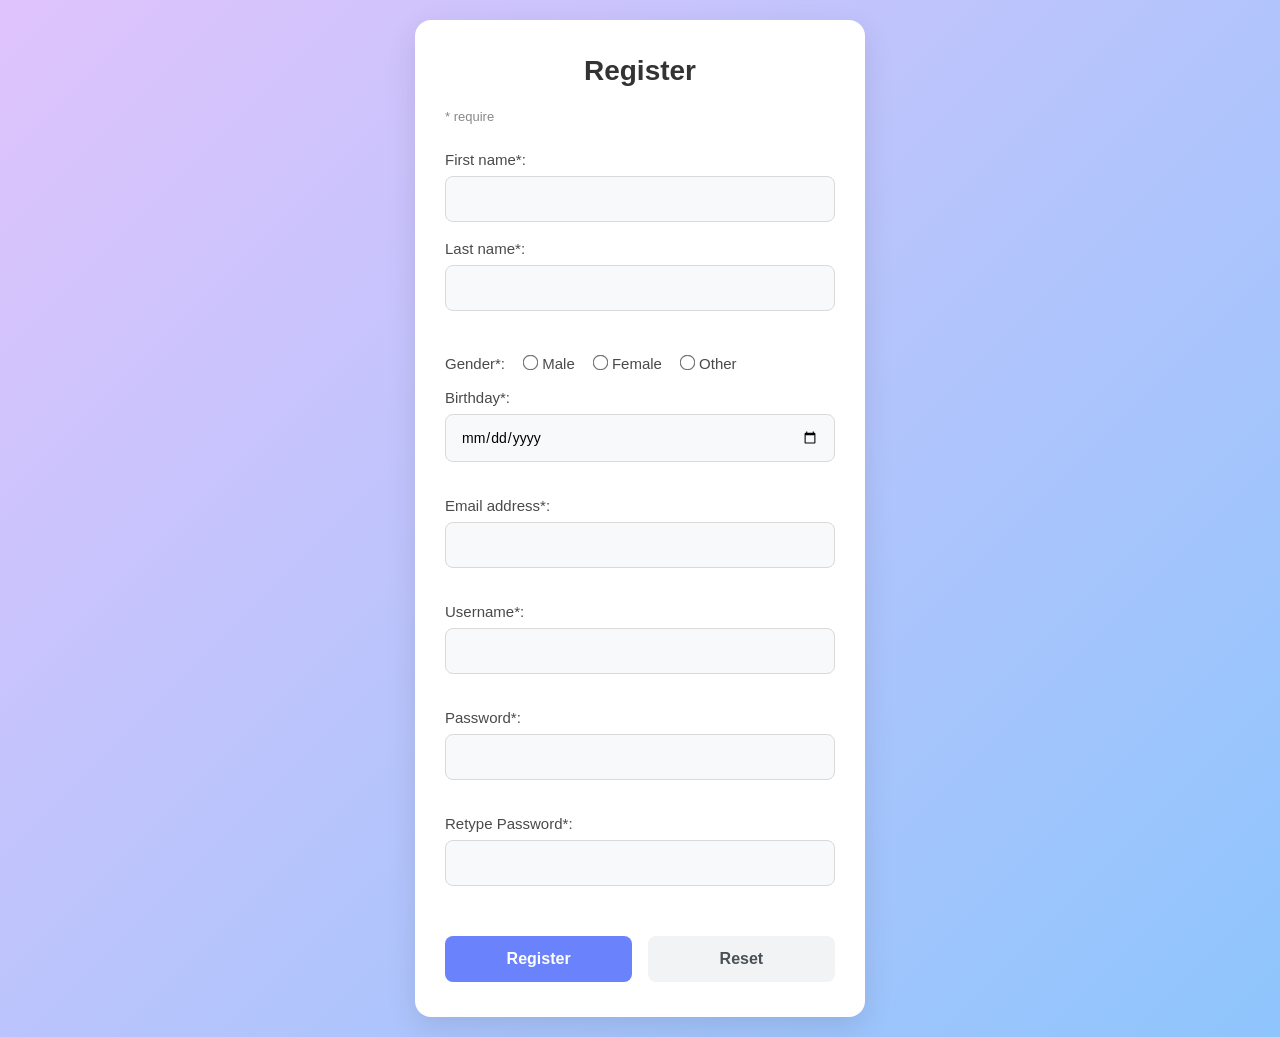
<file: Assignment/assignment-6/register.html>
<!DOCTYPE html>
<html>
	<head>
		<meta charset="UTF-8">
		<title>Register</title>
		<script type="text/javascript" src="register.js"></script>
		<link rel="stylesheet" href="main.css">
	</head>
	<body>
		<form name="myRegister" id="myRegister" action="login.html">
			<fieldset>
				<legend>Register</legend>
				<span>* require</span> <br>
				<span id="errormsg"></span> <br>
				First name*: 
				<input type="text" name="firstname" required>
				Last name*: 
				<input type="text" name="lastname" >
				<br>
				Gender*: 
				<input type="radio" name="gender" value="male" >Male
				<input type="radio" name="gender" value="female" >Female
				<input type="radio" name="gender" value="other" >Other
				<br>
				Birthday*: 
				<input type="date" name="bday" value="" >
				<br>
				Email address*: 
				<input type="email" name="email" >
				<br>
				Username*: 
				<input type="text" name="username" >
				<br>
				Password*: 
				<input type="password" name="password" required>
				<br>
				Retype Password*: 
				<input type="password" name="password" required>
				<br>
				<input type="submit" value="Register" id="registerBtn">
				<input type="reset" value="Reset" id="resetBtn">
			</fieldset>
		</form>

		
	</body>
</html>
</file>
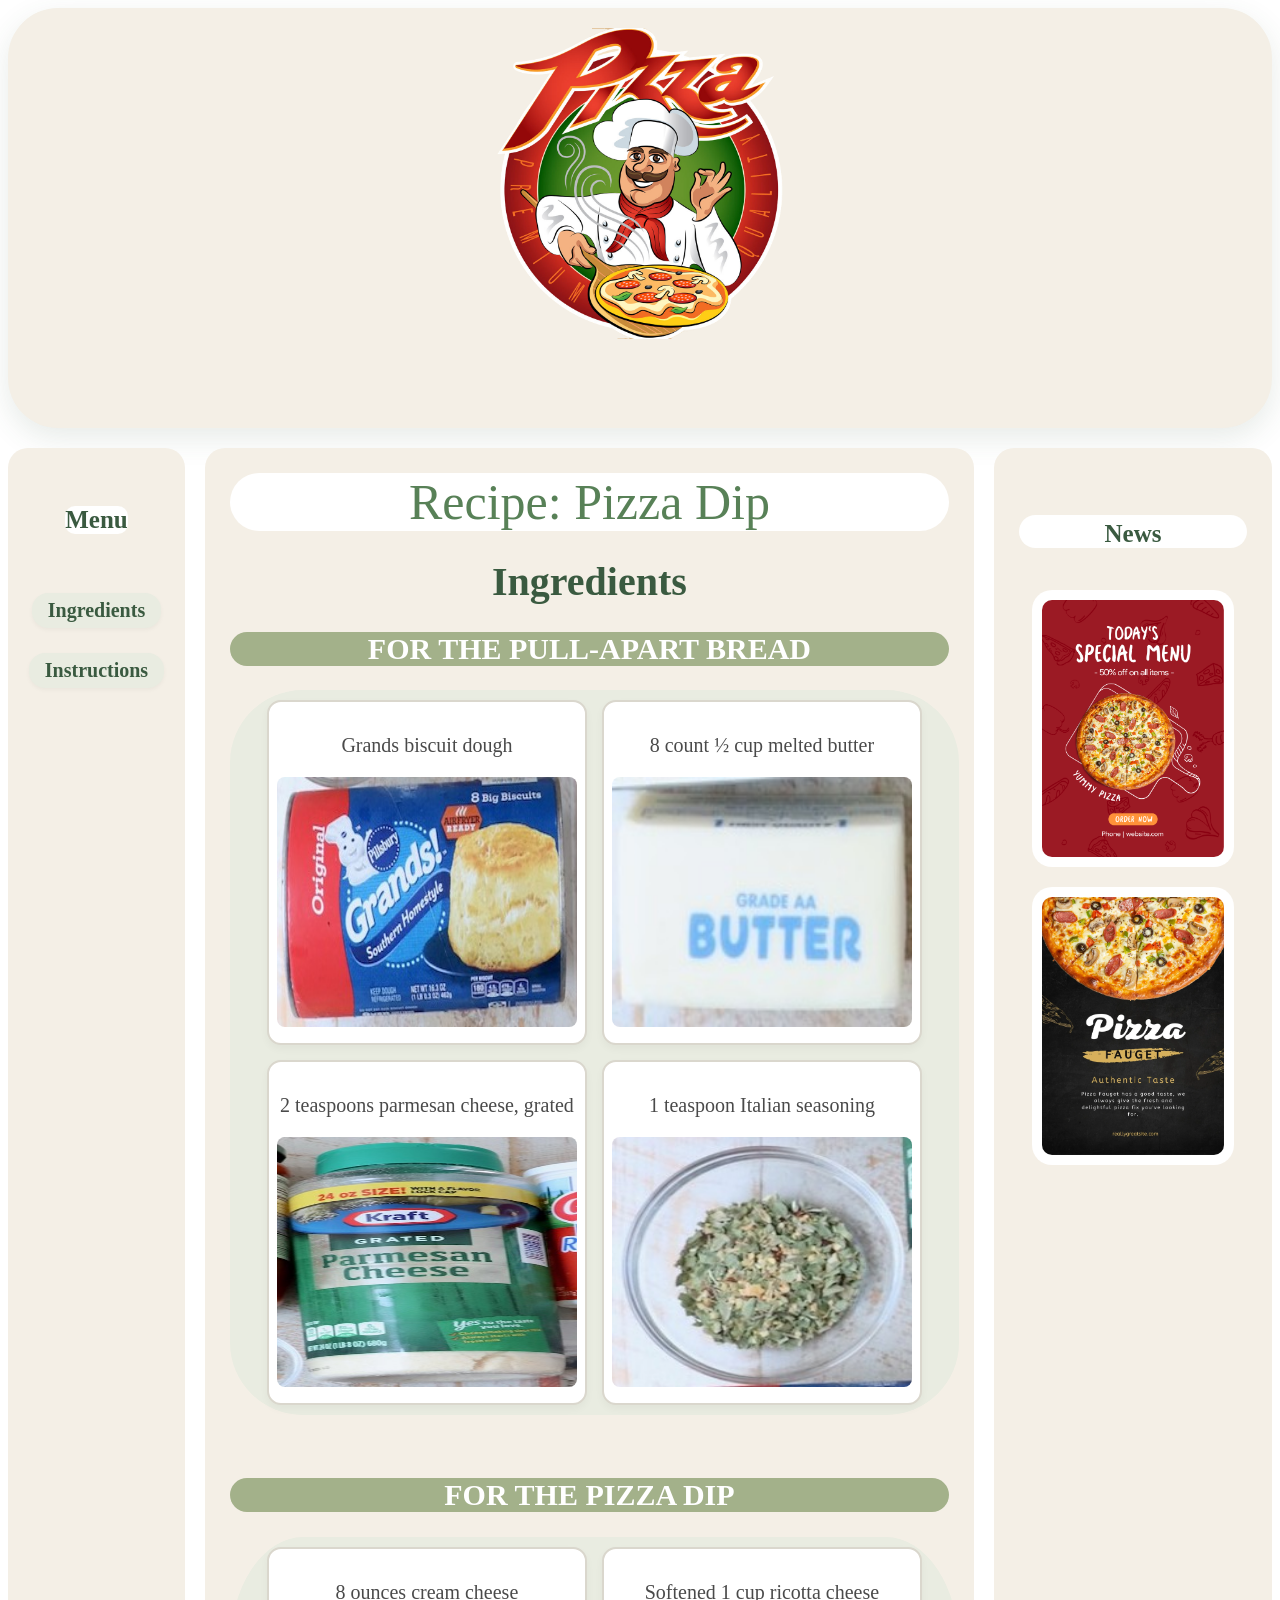
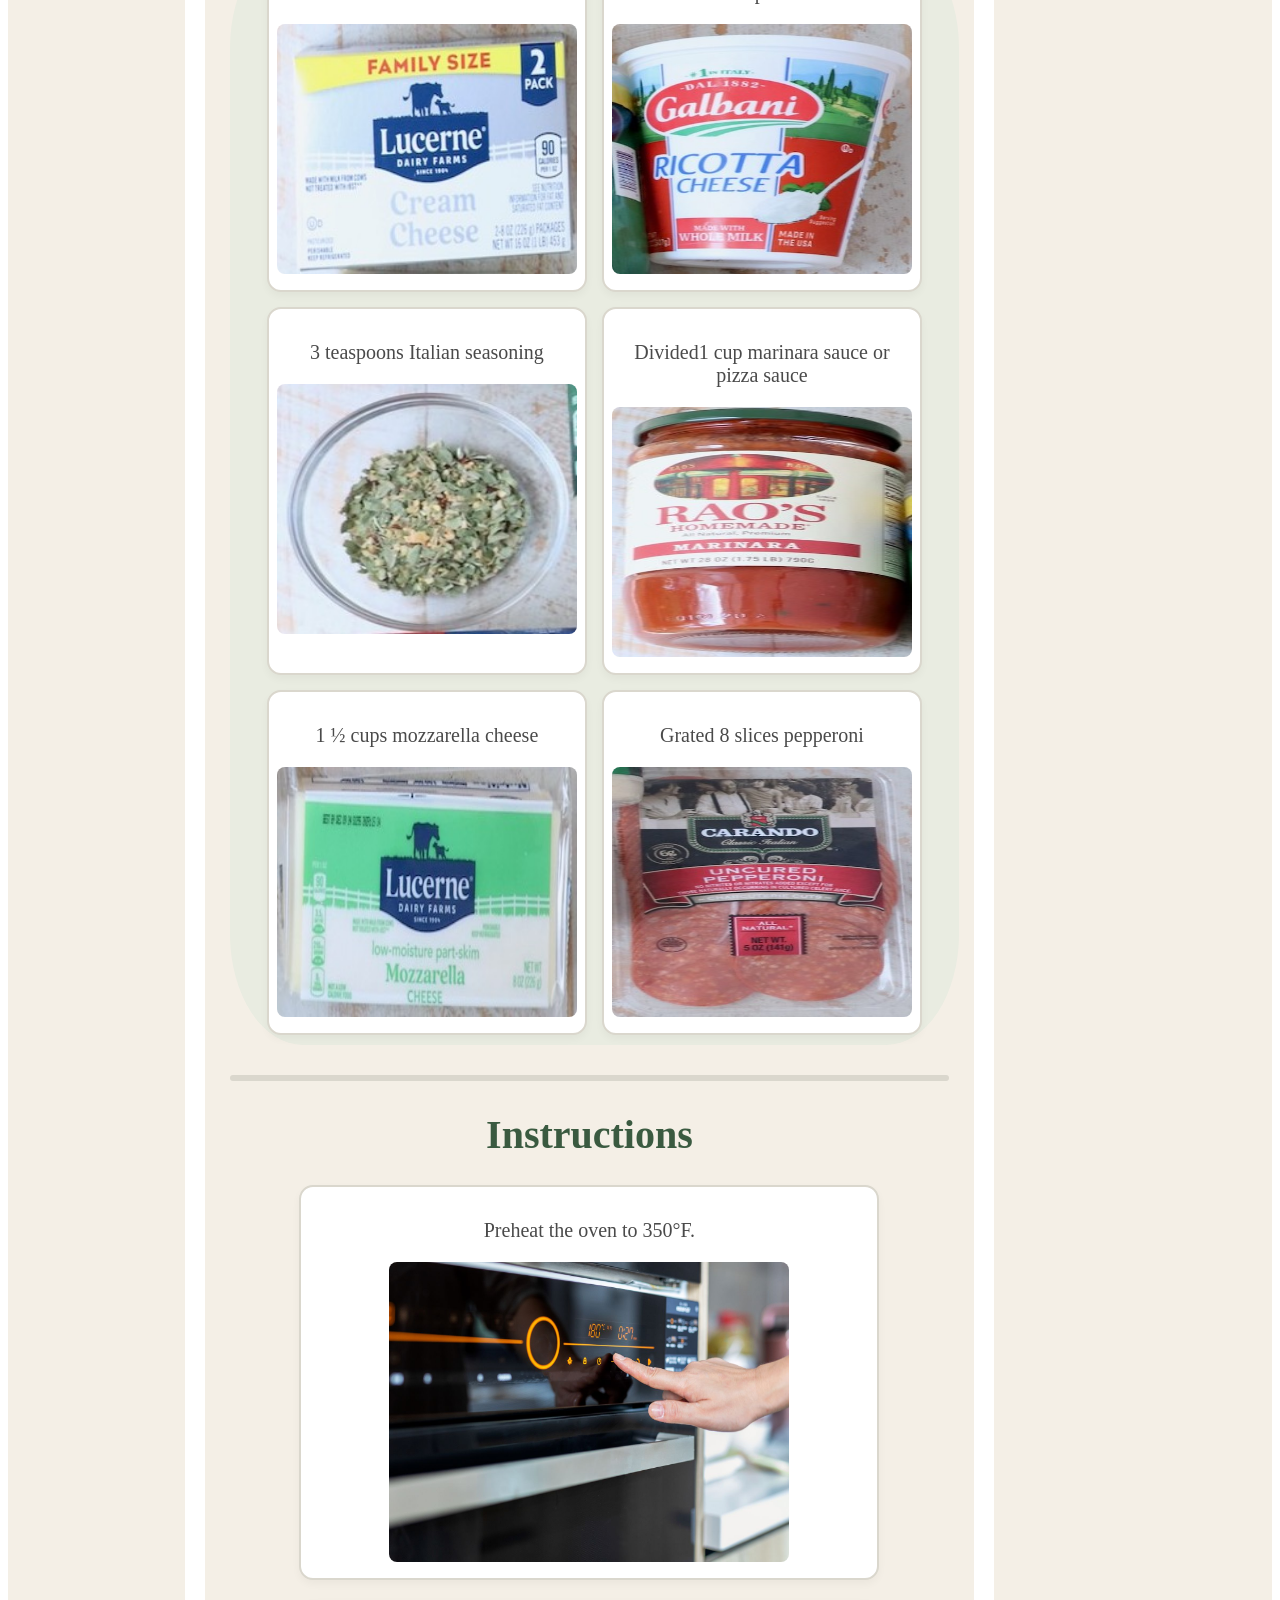
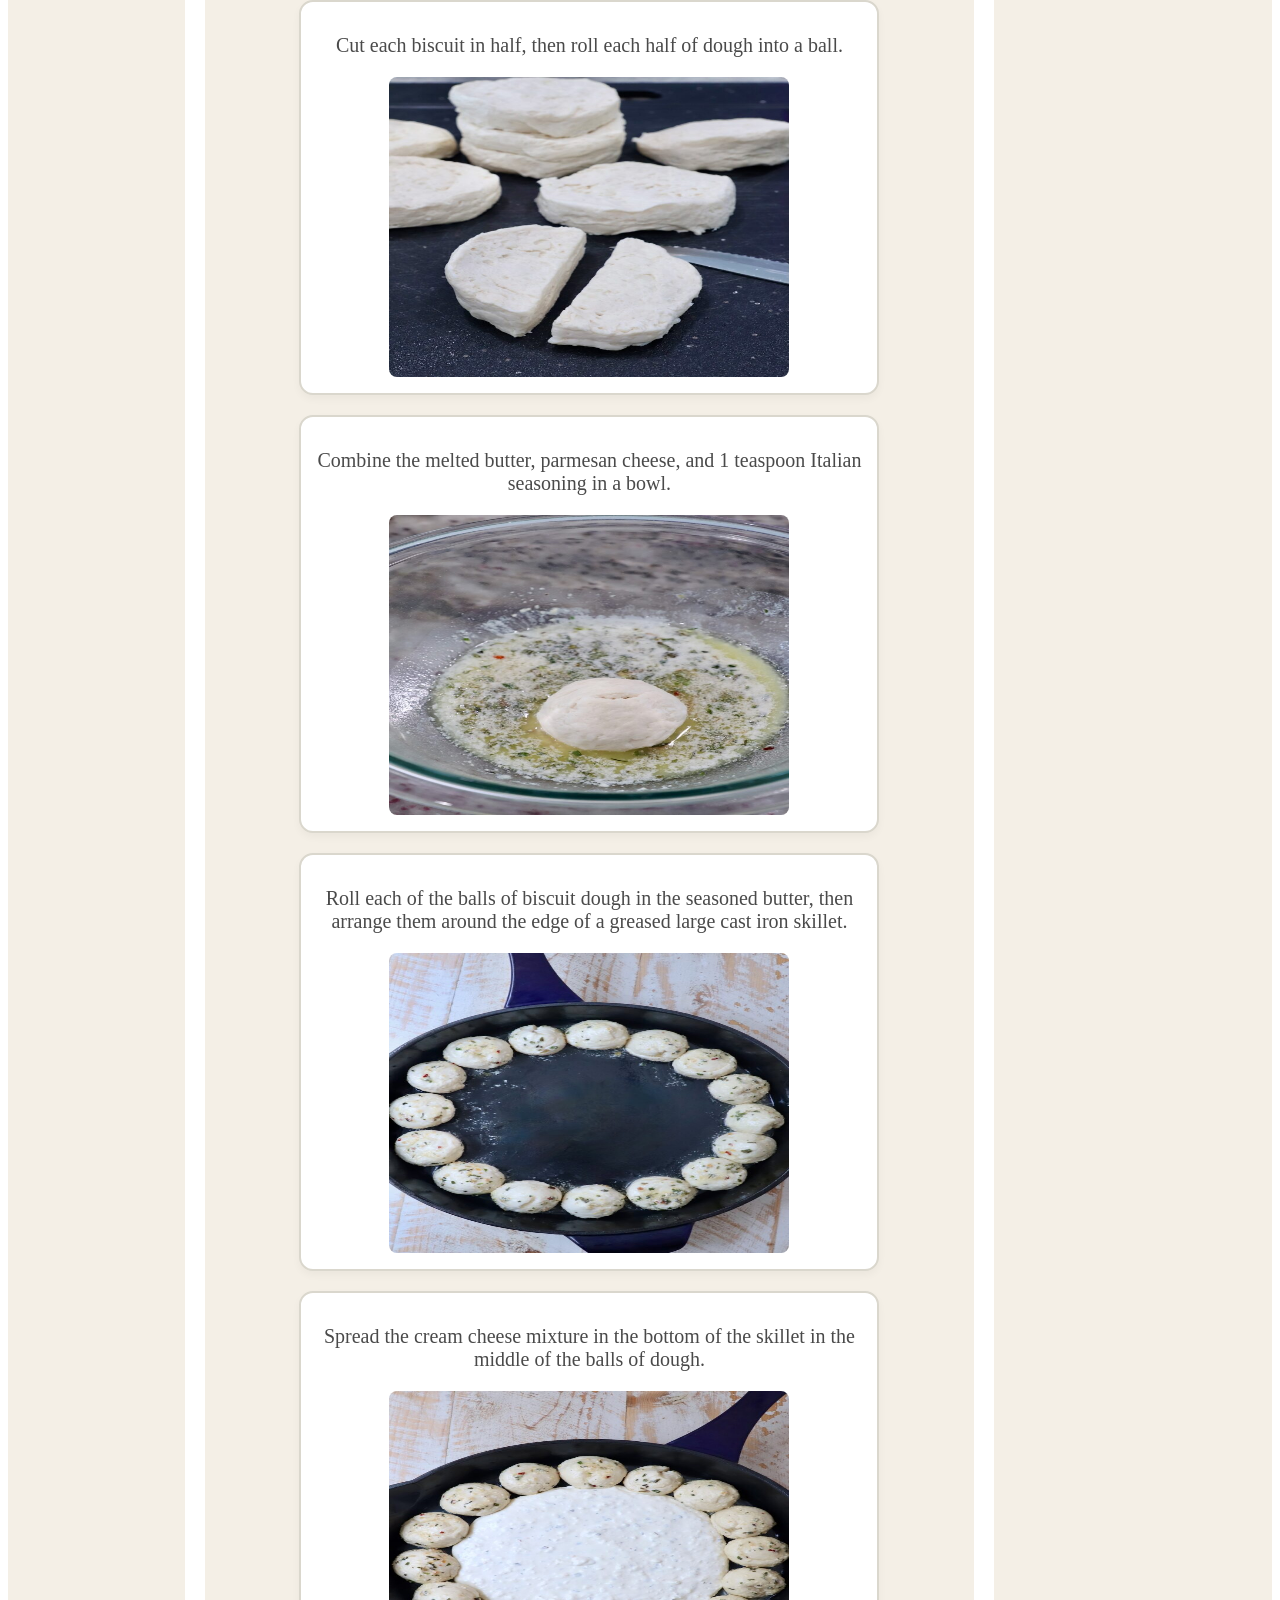
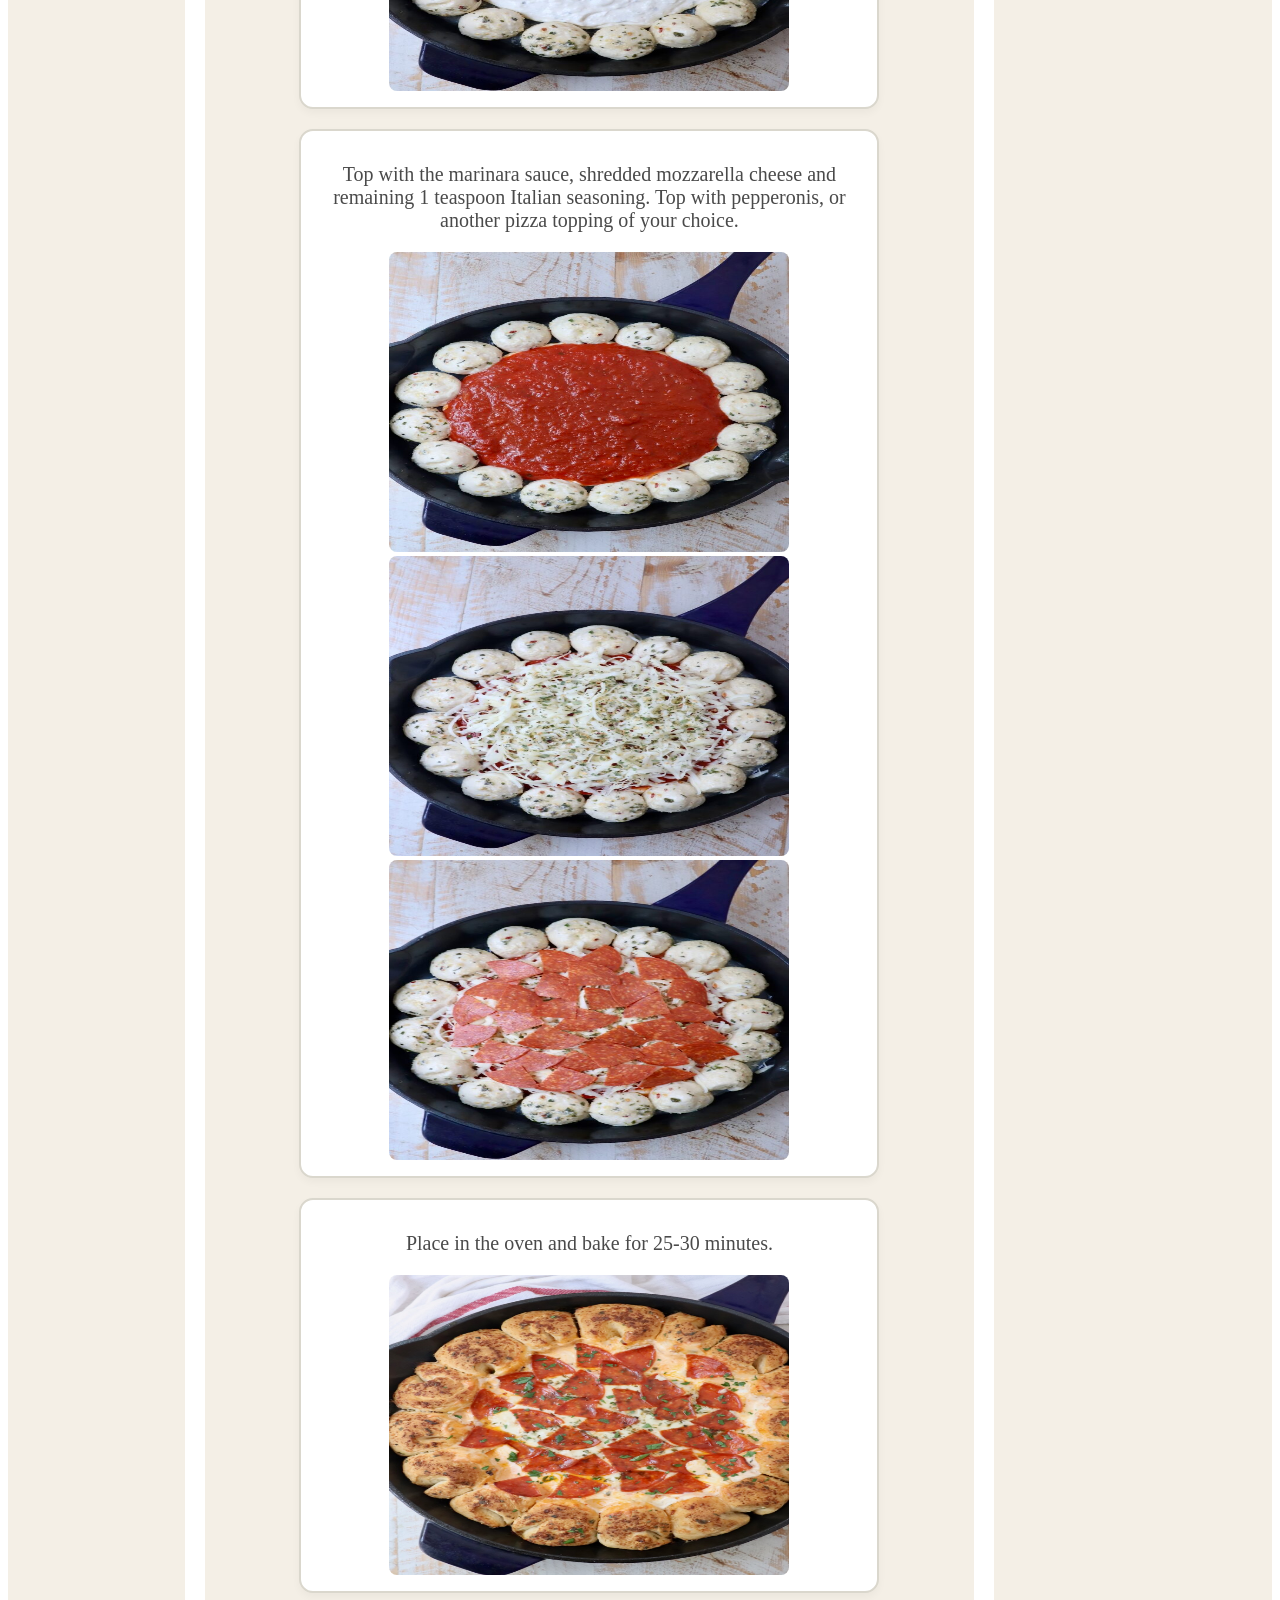
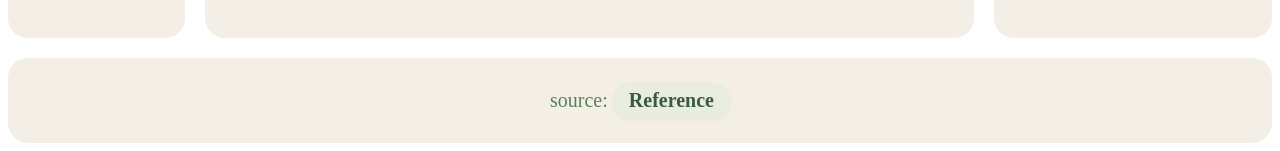
<file: Assignment/assignment4/recipe.html>
<!DOCTYPE html>
<html>

<head>
	<meta charset='utf-8'>
	<meta http-equiv='X-UA-Compatible' content='IE=edge'>
	<title>Gluten Free General Tso’s Chicken</title>
	<meta name='viewport' content='width=device-width, initial-scale=1'>
	<link rel='stylesheet' type='text/css' media='screen' href='main.css'>
</head>

<body>
	<div class="grid-container">
		<div id="header">
			<img class="logo" src="pic/logo.png" alt="Logo">
		</div>

		<div id="main1">
			<div class="Menu">
				<h4>Menu</h4>
			<a href="#Ingredients">Ingredients</a>
			<a href="#Instructions">Instructions</a>
		</div>
		</div>

		<div id="main2">
			<div id="recipe">Recipe: Pizza Dip</div>
			<div id="Ingredients">
				<h1>Ingredients</h1>
				<h2>FOR THE PULL-APART BREAD</h2>
				<div class="bread">
					<div class="Cardpic">
						<p>Grands biscuit dough</p>
						<img class="pic" src="pic/biscults.jpeg" alt="Biscuit">
					</div>
					<div class="Cardpic">
						<p>8 count ½ cup melted butter</p>
						<img class="pic" src="pic/butter.jpeg" alt="butter">
					</div>
					<div class="Cardpic">
						<p>2 teaspoons parmesan cheese, grated</p>
						<img class="pic" src="pic/parmesan.jpeg" alt="parmesan cheese">
					</div>
					<div class="Cardpic">
						<p>1 teaspoon Italian seasoning</p>
						<img class="pic" src="pic/arigano.jpeg" alt="Italian seasoning">
					</div>
				</div>

				<br>
				<h2>FOR THE PIZZA DIP</h2>
				<div class="dip">
					<div class="Cardpic">
					<p>8 ounces cream cheese</p>
					<img class="pic" src="pic/creamcheese.jpeg" alt="cream cheese">
					</div>
					<div class="Cardpic">
					<p>Softened 1 cup ricotta cheese</p>
					<img class="pic" src="pic/ricottacjeese.jpeg" alt="ricotta cheese">
					</div>
					<div class="Cardpic">
					<p>3 teaspoons Italian seasoning</p>
					<img class="pic" src="pic/arigano.jpeg" alt="Italian seasoning">
					</div>
					<div class="Cardpic">
					<p>Divided1 cup marinara sauce or pizza sauce</p>
					<img class="pic" src="pic/marinara.jpeg" alt="marinara sauce">
					</div>
					<div class="Cardpic">
					<p>1 ½ cups mozzarella cheese</p>
					<img class="pic" src="pic/mozzarella.jpeg" alt="mozzarella cheese">
					</div>
					<div class="Cardpic">
					<p>Grated 8 slices pepperoni</p>
					<img class="pic" src="pic/pepperoni.jpeg" alt="pepperoni">
					</div>
				</div>
			</div>
			<hr>

			<h1 id="Instructions">Instructions</h1>
			<div class="Instructions">
				<div class="CardpicInstruc">
					<p>Preheat the oven to 350°F.</p>
					<img class="picInstruc" src="pic/oven.jpg" alt="cream cheese">
				</div>
				<div class="CardpicInstruc">
					<p>Cut each biscuit in half, then roll each half of dough into a ball.</p>
					<img class="picInstruc" src="pic/pizza-dip-do.jpeg" alt="cream cheese">
				</div>
				<div class="CardpicInstruc">
					<p>Combine the melted butter, parmesan cheese, and 1 teaspoon Italian seasoning in a bowl.</p>
					<img class="picInstruc" src="pic/pizza-dip-2.jpeg" alt="cream cheese">
				</div>
				<div class="CardpicInstruc">
					<p>Roll each of the balls of biscuit dough in the seasoned butter, then arrange them around the edge of a greased
	large cast iron skillet.</p>
					<img class="picInstruc" src="pic/pizza-dip-3.jpeg" alt="cream cheese">
				</div>
				<div class="CardpicInstruc">
					<p>Spread the cream cheese mixture in the bottom of the skillet in the middle of the balls of dough.</p>
					<img class="picInstruc" src="pic/pizza-dip-4.jpeg" alt="cream cheese">
				</div>
				<div class="CardpicInstruc">
					<p>Top with the marinara sauce, shredded mozzarella cheese and remaining 1 teaspoon Italian seasoning. Top with
	pepperonis, or another pizza topping of your choice.</p>
					<img class="picInstruc" src="pic/pizza-dip-5.jpeg" alt="cream cheese">
					<img class="picInstruc" src="pic/pizza-dip-6.jpeg" alt="cream cheese">
					<img class="picInstruc" src="pic/pizza-dip-7.jpeg" alt="cream cheese">
				</div>
				<div class="CardpicInstruc">
					<p>Place in the oven and bake for 25-30 minutes.</p>
					<img class="picInstruc" src="pic/pizza-dip-8.jpeg" alt="cream cheese">
				</div>
			</div>
		</div>

		<div id="right">
			<h5>News</h5>
			<div class="News_title">
				<img class="poster" src="pic/poster1.png" alt="cream cheese">
				<img class="poster" src="pic/poster2.webp" alt="cream cheese">
			</div>
		</div>

		<div id="footer">
			<span>
				source: <a href="https://whitneybond.com/pizza-dip/">Reference</a>
			</span>
		</div>

	</div>

</body>

</html>
</file>
<file: main.css>
* {
    margin: 0;
    padding: 0;
    box-sizing: border-box;
    font-family: 'Leelawadee UI', 'JasmineUPC', Tahoma, Arial, sans-serif;
}

body {
    background-color: #f4f7f4;
    color: #333;
}

.sidebar {
    position: fixed;
    top: 0;
    left: 0;
    width: 260px;
    height: 100%;
    background-color: #729c7c;
    color: white;
    padding: 30px 20px;
    border-radius: 0 30px 30px 0;
    box-shadow: 4px 0 15px rgba(0, 0, 0, 0.05);
}

.sidebar-header {
    margin-bottom: 40px;
    padding-left: 10px;
}

.sidebar-menu ul {
    list-style: none;
}

.sidebar-menu li {
    margin-bottom: 10px;
}

.sidebar-menu a {
    text-decoration: none;
    color: rgba(255, 255, 255, 0.7);
    display: block;
    padding: 12px 20px;
    border-radius: 12px;
    transition: all 0.3s ease;
}

.title {
    font-size: 50px;
    color: white;
}

.sidebar-menu a:hover {
    background-color: rgba(255, 255, 255, 0.1);
    color: white;
}

.sidebar-menu li.active a {
    background-color: rgba(255, 255, 255, 0.9);
    color: #729c7c;
    font-weight: 600;
}

.sidebar-menu a.sub-link {
    font-size: 13px;
    padding-left: 30px;
}

.menu-heading li {
    color: rgba(255, 255, 255, 0.993);
    font-size: 12px;
    padding: 15px 20px 5px 20px;
    font-weight: bold;
}

.content-wrapper {
    margin-left: 260px;
    padding: 30px;
    display: flex;
    flex-direction: column;
    gap: 20px;
}

.card {
    background-color: white;
    border-radius: 20px;
    padding: 30px;
    box-shadow: 0 4px 15px rgba(0, 0, 0, 0.02);
}

.top-bar {
    display: flex;
    flex-direction: row;
    align-items: center;
    gap: 30px;
}

.top-right {
    display: flex;
    flex-direction: column;
    justify-content: center;
    gap: 10px;
}

.name-row {
    display: flex;
    flex-direction: column;
    align-items: flex-start;
    gap: 10px;
}

#thname {
    font-size: 30px;
}

.social-link {
    text-decoration: none;
    color: #729c7c;
    font-weight: 600;
}

.greeting {
    color: #729c7c;
    font-weight: bold;
}

.main-content {
    background-color: #e8eee9;
}

h1 {
    font-family: JasmineUPC, sans-serif;
    font-weight: bold;
    font-size: 50px;
    color: #333;
    margin-bottom: 10px;
}

h2 {
    font-size: 40px;
    font-weight: bold;
    font-family: JasmineUPC, sans-serif;
    color: #729c7c;
    margin-bottom: 5px;
}

h3 {
    font-size: 35px;
    font-weight: bold;
    font-family: JasmineUPC, sans-serif;
    color: #444;
}

p, li {
    font-size: 35px; 
    font-family: JasmineUPC, sans-serif;
}

hr {
    border: none; 
    height: 4px;
    background: linear-gradient(to right, #729c7c, #b4d4bc); 
    border-radius: 5px; 
    margin: 40px 0; 
    opacity: 0.8;
    box-shadow: 0 2px 4px rgba(0, 0, 0, 0.05); 
}

.ref {
    display: inline-block;
    font-size: 25px; 
    font-family: JasmineUPC, sans-serif;
    color: white;
    background-color: #729c7c;
    padding: 0px 15px; 
    margin-left: 10px;
    border-radius: 20px; 
    text-decoration: none;
    box-shadow: 0 2px 5px rgba(0,0,0,0.1);
    transition: all 0.3s ease;
}

.ref:hover {
    background-color: #b4d4bc;
    color: #333;
    box-shadow: 0 4px 8px rgba(0,0,0,0.2);
    transform: translateY(-2px); 
}

.main-content .project-media,
.main-content img:not(.logo) { 
    width: 40%;            
    max-width: 700px;        
    height: auto;            
    border-radius: 12px;     
    box-shadow: 0 4px 10px rgba(0,0,0,0.1); 
    margin-top: 15px;       
    margin-bottom: 25px;     
    display: block;        
    margin-left: auto;       
    margin-right: auto;
}

.main-content iframe{
    width: 100%;            
    max-width: 700px;        
    height: 350px;            
    border-radius: 12px;     
    box-shadow: 0 4px 10px rgba(0,0,0,0.1); 
    margin-top: 15px;       
    margin-bottom: 25px;     
    display: block;        
    margin-left: auto;       
    margin-right: auto;
}

.assignment-list {
    margin-top: 10px;
    margin-left: 20px;
}

.assignment-list a {
    text-decoration: none;
    color: #333;
}

.footer {
    background-color: #e8eee9;
    text-align: center;
}

#Profile {
    width: 250px;
    height: 300px;
    max-width: 100%;
    border-radius: 50%;
    border: 10px solid #729c7c;
    box-shadow: 0 4px 10px rgba(0, 0, 0, 0.1);
    margin: 15px 0;
}

#Profile.profile-highlight {
    border-color: #b4d4bc;
}

.logo {
    width: 40px;
    height: 40px;
    vertical-align: middle;
    margin-right: 5px;
}

@media only screen and (max-width: 768px) {
    .sidebar {
        position: static;
        width: 100%;
        height: auto;
        padding: 20px;
        border-radius: 0 0 30px 30px;
    }
    .sidebar-header {
        margin-bottom: 10px;
        padding-left: 0;
        text-align: center;
    }
    .sidebar-menu ul {
        display: flex;
        flex-wrap: wrap;
        justify-content: center;
        gap: 5px;
    }
    .sidebar-menu li {
        margin-bottom: 0;
    }
    .sidebar-menu a {
        padding: 8px 12px;
        font-size: 13px;
        text-align: center;
    }
    .sidebar-menu a.sub-link {
        padding-left: 12px;
    }
    .menu-heading {
        width: 100%;
        text-align: center;
        padding: 5px;
        margin-top: 10px;
    }
    .content-wrapper {
        margin-left: 0;
        padding: 20px;
    }
    .card {
        padding: 20px;
    }
    .top-bar {
        flex-direction: column;
        text-align: center;
        gap: 15px;
    }
    .name-row {
        align-items: center;
    }
    #Profile {
        width: 180px;
        height: 200px;
    }
}
</file>
<file: Assignment/assignment5/main.css>
body {
    display: flex;
    flex-direction: column;
    align-items: center;
    background-color: #a3795b;
    font-family: "Times New Roman", serif;
    margin: 0;
    padding: 40px 20px;
}

h1,
#topic,
#reply1,
#reply2 {
    background-color: #F4F1EA;
    color: #141111;
    width: 100%;
    max-width: 600px;
    padding: 25px;
    border: 1px solid #d5cabd;
    border-radius: 16px;
    box-sizing: border-box;
    min-height: 50px;
    margin: 10px 0;
    box-shadow: 0 4px 15px rgba(0, 0, 0, 0.08);
    line-height: 1.6;
}

h1 {
    text-align: center;
    font-size: 32px;
    margin-bottom: 15px;
}

hr {
    width: 100%;
    max-width: 600px;
    border: none;
    border-top: 2px dashed #d5cabd;
    margin: 25px 0;
}

textarea {
    width: 100%;
    max-width: 600px;
    height: 120px;
    background-color: #F4F1EA;
    font-family: "Times New Roman", serif;
    font-size: 18px;
    padding: 15px;
    border: 2px solid #d5cabd;
    border-radius: 12px;
    box-sizing: border-box;
    margin-bottom: 20px;
    box-shadow: inset 0 2px 5px rgba(0, 0, 0, 0.04);
    resize: vertical;
    outline: none;
    transition: border-color 0.3s ease;
}

textarea:focus {
    border-color: #333;
}

button {
    background-color: #333;
    color: #F4F1EA;
    border: none;
    border-radius: 8px;
    padding: 12px 35px;
    margin: 10px 0;
    font-family: "Times New Roman", serif;
    font-size: 18px;
    letter-spacing: 1px;
    cursor: pointer;
    box-shadow: 0 4px 8px rgba(0, 0, 0, 0.15);
    transition: all 0.3s ease;
}

button:hover {
    background-color: #555;
    transform: translateY(-2px);
    box-shadow: 0 6px 12px rgba(0, 0, 0, 0.2);
}

br {
    display: none;
}
</file>
<file: Assignment/assignment7/game.css>
/* =============================================================================
   MDT312 Assignment 7: Square Game Styling
   ตกแต่งให้สวยงาม สะอาดตา และ User-Friendly ตามเกณฑ์การให้คะแนน
   ============================================================================= */

@import url('https://fonts.googleapis.com/css2?family=Kanit:wght@300;400;600&display=swap');
* {
    box-sizing: border-box;
    margin: 0;
    padding: 0;
}

body {
    font-family: 'Kanit', sans-serif;
    background: linear-gradient(135deg, #d5f5f3 0%, #8cccc9 100%);
    min-height: 100vh;
    padding: 30px 15px;
    color: #0a3b38;
    display: flex;
    flex-direction: column;
    align-items: center;
}

fieldset {
    width: 100%;
    max-width: 540px;
    background: #ffffff;
    border: none;
    border-radius: 20px;
    box-shadow: 0 10px 25px rgba(13, 148, 136, 0.08);
    padding: 20px 25px;
    display: flex;
    flex-wrap: wrap;
    align-items: center;
    justify-content: space-between;
    gap: 12px;
}

legend {
    font-weight: 600;
    font-size: 1.25rem;
    color: #0f766e;
    padding: 4px 16px;
    background: #ccfbf1;
    border-radius: 12px;
    margin-bottom: 5px;
}

input[type="text"] {
    width: 70px;
    padding: 8px 12px;
    border: 2px solid #99f6e4;
    border-radius: 10px;
    font-size: 1rem;
    font-family: inherit;
    text-align: center;
    outline: none;
    color: #115e59;
    transition: all 0.3s ease;
}

input[type="text"]:focus {
    border-color: #14b8a6;
    box-shadow: 0 0 0 3px rgba(20, 184, 166, 0.2);
}

select {
    padding: 8px 14px;
    border: 2px solid #99f6e4;
    border-radius: 10px;
    font-size: 1rem;
    font-family: inherit;
    background-color: white;
    color: #115e59;
    cursor: pointer;
    outline: none;
    transition: all 0.3s ease;
}

select:focus {
    border-color: #14b8a6;
}

button#start {
    padding: 8px 24px;
    background: linear-gradient(135deg, #2dd4bf 0%, #0d9488 100%);
    color: white;
    border: none;
    border-radius: 10px;
    font-size: 1rem;
    font-weight: 600;
    font-family: inherit;
    cursor: pointer;
    box-shadow: 0 4px 10px rgba(13, 148, 136, 0.25);
    transition: all 0.2s ease;
}

button#start:hover {
    transform: translateY(-2px);
    box-shadow: 0 6px 14px rgba(13, 148, 136, 0.35);
}

button#start:active {
    transform: translateY(0);
}

#timerClock {
    display: flex;
    align-items: center;
    gap: 8px;
    font-weight: 600;
    font-size: 1.05rem;
    color: #115e59;
    margin-left: auto;
}

#clock {
    display: inline-flex;
    align-items: center;
    justify-content: center;
    min-width: 46px;
    height: 38px;
    background: #f0fdfa;
    color: #0d9488;
    font-weight: 700;
    font-size: 1.15rem;
    border-radius: 10px;
    border: 2px solid #99f6e4;
    padding: 0 10px;
}

#container {
    margin-top: 30px;
    display: flex;
    justify-content: center;
    width: 100%;
}

#layer {
    position: relative;
    width: 500px;
    height: 500px;
    background-color: #ffffff;
    border: 4px solid #5eead4;
    border-radius: 16px;
    box-shadow: 0 12px 30px rgba(13, 148, 136, 0.12);
    overflow: hidden;
}

.square {
    position: absolute;
    width: 25px;
    height: 25px;
    border: 2px solid rgba(255, 255, 255, 0.6);
    border-radius: 6px;
    cursor: pointer;
    box-shadow: 0 3px 6px rgba(0, 0, 0, 0.12);
    transition: transform 0.15s cubic-bezier(0.4, 0, 0.2, 1), filter 0.15s ease;
}

.square:hover {
    transform: scale(1.25);
    filter: brightness(1.05);
    z-index: 10;
    box-shadow: 0 5px 12px rgba(0, 0, 0, 0.2);
}

.maroon {
    background-color: #e06c75;
}

.lightgreen {
    background-color: #6ee7b7;
}

.magenta {
    background-color: #e879f9;
}
</file>
<file: Assignment/assignment-3/main.css>
body {
    background-color: rgb(158, 196, 158);
    display: flex;
    flex-direction: column;
    min-height: 100vh;
    align-items: center;
    margin: 0;
    padding: 20px;
    color: #333;
}

img {
    max-width: 25%;
    border: 3px solid rgb(255, 156, 156);
    border-radius: 15px;
    box-shadow: 0 4px 15px rgba(255, 156, 156, 0.3);
}

h1 {
    font-family: 'Cascadia Code', monospace;
    font-size: 40px;
    margin-bottom: 15px;
}

h2 {
    font-family: 'Cooper', serif;
    font-size: 24px;
}

p {
    font-family: 'Century', serif;
    font-size: 20px;
    line-height: 1.6;
}

h4 {
    font-family: 'Cascadia Code', monospace;
    font-size: 50px;
    background-color: aliceblue;
    border: 4px solid white;
    border-radius: 15px;
    padding: 10px 20px;
    box-shadow: 0 4px 10px rgba(0, 0, 0, 0.05);
}

#cinnamon_roll {
    width: 100%;
    max-width: 300px;
    height: auto;
    border-radius: 15px;
}

.layour_header {
    text-align: center;
    border-radius: 25px;
    background-color: rgb(231, 204, 204);
    padding: 40px;
    margin: 20px;
    width: 100%;
    max-width: 1000px;
    box-shadow: 0 10px 25px rgba(0, 0, 0, 0.08); 
}

.layour { 
    display: flex;
    flex-direction: column;
    align-items: center;
    text-align: center;
    border-radius: 25px;
    background-color: rgb(245, 252, 224);
    padding: 40px;
    margin: 20px;
    width: 100%;
    max-width: 1000px;
    box-shadow: 0 10px 25px rgba(0, 0, 0, 0.08); 
}

.layour-src {
    text-align: center;
    background-color: rgb(248, 206, 206);
    padding: 30px;
    margin: 20px;
    width: 100%;
    max-width: 800px;
    border-radius: 20px;
    box-shadow: 0 6px 15px rgba(0, 0, 0, 0.06);
}

.display {
    background-color: rgb(173, 236, 171);
    border-radius: 15px;
}

.ref {
    display: inline-block;
    padding: 10px 20px;
    border: 2px solid rgb(236, 144, 144);
    border-radius: 15px;
    background-color: transparent;
    transition: all 0.3s ease;
    cursor: pointer;
}

.ref:hover {
    background-color: rgb(236, 144, 144);
    color: white;
    box-shadow: 0 4px 15px rgba(236, 144, 144, 0.4);
    transform: translateY(-2px);
}

a {
    font-size: 26px;
    color: rgb(80, 80, 80);
    text-decoration: none;
    border-bottom: 2px dashed rgb(236, 144, 144);
    transition: all 0.3s ease;
}

a:hover {
    color: rgb(38, 209, 138);
    border-bottom-color: rgb(38, 209, 138);
}
</file>
<file: Assignment/assignment-6/main.css>
* {
    box-sizing: border-box;
    font-family: 'Segoe UI', Tahoma, Geneva, Verdana, sans-serif;
}

body {
    background: linear-gradient(135deg, #e0c3fc 0%, #8ec5fc 100%);
    min-height: 100vh;
    margin: 0;
    display: flex;
    align-items: center;
    justify-content: center;
    padding: 20px;
    color: #4a4a4a;
}

form {
    background-color: #ffffff;
    width: 100%;
    max-width: 450px;
    padding: 35px 30px;
    border-radius: 16px;
    box-shadow: 0 10px 30px rgba(0, 0, 0, 0.1);
    font-size: 15px;
}

fieldset {
    border: none;
    padding: 0;
    margin: 0;
}

legend {
    font-size: 28px;
    font-weight: 700;
    color: #333;
    text-align: center;
    margin-bottom: 20px;
    width: 100%;
}

span {
    font-size: 13px;
    color: #888;
}

#errormsg {
    color: #ff4d4f;
    font-weight: bold;
    display: block;
    margin-bottom: 10px;
}

input[type="text"],
input[type="password"],
input[type="email"],
input[type="date"] {
    width: 100%;
    padding: 14px 15px;
    margin: 8px 0 18px;
    border: 1px solid #d9d9d9;
    border-radius: 8px;
    background-color: #f8f9fa;
    font-size: 14px;
    transition: all 0.3s ease;
    display: block; 
}

input[type="text"]:focus,
input[type="password"]:focus,
input[type="email"]:focus,
input[type="date"]:focus {
    border-color: #6a82fb;
    background-color: #fff;
    outline: none;
    box-shadow: 0 0 0 3px rgba(106, 130, 251, 0.2);
}

input[type="radio"] {
    margin: 10px 5px 20px 15px;
    transform: scale(1.2);
    cursor: pointer;
}
input[type="radio"]:first-of-type {
    margin-left: 10px;
}

input[type="submit"],
input[type="reset"] {
    width: 48%;
    padding: 14px;
    border: none;
    border-radius: 8px;
    font-size: 16px;
    font-weight: bold;
    cursor: pointer;
    transition: background-color 0.3s;
    margin-top: 15px;
}

input[type="submit"] {
    background-color: #6a82fb;
    color: white;
    float: left;
}

input[type="submit"]:hover {
    background-color: #516be8;
}

input[type="reset"] {
    background-color: #f1f3f5;
    color: #495057;
    float: right;
}

input[type="reset"]:hover {
    background-color: #e2e6ea;
}

fieldset::after {
    content: "";
    display: table;
    clear: both;
}
</file>
<file: Assignment/assignment4/main.css>
.grid-container {
	display: grid;
	grid-template-columns: 14% auto 22%;
	gap: 20px;
	max-width: 1500px;
	margin: 0 auto;
}

.grid-container>div {
	background-color: #F4EFE6;
	border-radius: 20px;
	padding: 25px;
	text-align: center;
}

#header {
	grid-column: 1/span 3;
	border-radius: 50px;
	padding: 10px;
	height: 400px;
	box-shadow : 0 10px 30px rgba(58, 90, 64, 0.12);
}

#main1 {
	grid-column: 1/span 1;
}

#main2 {
	grid-column: 2/span 1;
}

#right {
	grid-column: 3/span 1;
}

#footer {
	grid-column: 1/span 3;
}

@media only screen and (max-width: 768px) {
	.grid-container {
		grid-template-columns: auto 28%;
		gap: 14px;
		height: 100px;
		padding: 0 10px;
		text-align: center;
	}

	#header {
		grid-column: 1/span 3;
		border-radius: 50px;
		padding: 10px;
		height: 200px;
	}

	#main1 {
		grid-column: 1/span 3;
	}

	#main2 {
		grid-column: 1/span 2;
	}

	#right {
		grid-column: 3/span 1;
	}

	#footer {
		grid-column: 1/span 3;
	}
}

@media only screen and (max-width: 480px) {
	.grid-container {}

	#header {
		grid-column: 1/span 3;
		border-radius: 50px;
		padding: 10px;
		height: 100px;
	}

	#main1 {
		grid-column: 1/span 3;
	}

	#main2 {
		grid-column: 1/span 3;
	}

	#right {
		grid-column: 1/span 3;
	}

	#footer {
		grid-column: 1/span 3;
	}
}

.Cardpic {
	background-color: #ffffff;
    border: 2px solid #DAD7CD;
    border-radius: 14px;
    width: 300px;
    padding: 12px 8px;
    text-align: center;
    box-shadow: 0 4px 8px rgba(0, 0, 0, 0.04);
}

.CardpicInstruc {
	background-color: #ffffff;
    border: 2px solid #DAD7CD;
    border-radius: 14px;
    width: 560px;
    padding: 12px 8px;
    text-align: center;
    box-shadow: 0 4px 8px rgba(0, 0, 0, 0.04);
}

.bread {
	background-color: #E9ECE1;
	padding: 10px 5px 10px 5px;
	border-radius: 10%;
	display: flex;
	flex-wrap: wrap;
	width: 100%;
	justify-content: center;
	gap: 15px;
	margin: 20px auto;
}

.Instructions {
	display: flex;
    flex-direction: column;
    align-items: center;
    width: 100%;
    gap: 20px;
    margin: 20px auto;
}

.dip {
	background-color: #E9ECE1;
	padding: 10px 5px 10px 5px;
	border-radius: 10%;
	display: flex;
	flex-wrap: wrap;
	width: 100%;
	justify-content: center;
	gap: 15px;
	margin: 20px auto;
}

.logo {
	margin-top: 10px;
	max-width: 25%;
}

.pic {
    width: 100%;
    height: 250px; 
    border-radius: 8px; 
}

.picInstruc {
	width: 400px;
    height: 300px; 
    border-radius: 8px; 
}

.Menu {
	display: flex;
    flex-direction: column;
    align-items: center;
	gap: 25px;
}

.News_title {
	display: flex;
    flex-direction: column;
    align-items: center;
    width: 100%;
    gap: 20px;
    margin: 20px auto;
}

.poster {
	max-width: 80%;
	background-color: #ffffff;
	padding: 10px 10px 10px 10px;
	border-radius: 20px;
}

h1 {
	font-family: Castellar;
	font-size: 40px;
	color: #3A5A40;
}

#recipe {
	font-size: 50px;
	font-family: Castellar;
	border-radius: 30px;
	background-color: #ffffff;
	color: #588157;
}

h2 {
	font-family: Consolas;
	font-size: 30px;
	background-color: #A3B18A;
	color: #ffffff;
	border-radius: 30px;
}

h5 {
	font-family: Castellar;
	font-size: 25px;
	background-color: #ffffff;
	color: #3A5A40;
	border-radius: 20px;
	padding-top: 5px;
}

h4 {
	font-family: Castellar;
	font-size: 25px;
	background-color: #ffffff;
	color: #3A5A40;
	border-radius: 10px;
}

p {
	font-family: cooper;
	font-size: 20px;
	color: #4a4a4a;
}

hr {
	height: 6px;
    background: #DAD7CD;
    border-radius: 3px;
    margin: 30px auto;
	border: none;
}

a {
	font-family: cooper;
	font-size: 20px;
    font-weight: 600;
    color: #3A5A40;
    padding: 6px 16px;
	background-color: #E9ECE1;
    border-radius: 16px;
    display: inline-block;
    text-decoration: none;
    box-shadow: 0 2px 4px rgba(0, 0, 0, 0.04);
    transition: all 0.25s ease;
}

a:hover {
	background-color: #A3B18A;
	color: #ffffff;
}

span {
	font-family: cooper;
	font-size: 20px;
	color: #588157;
}
</file>
